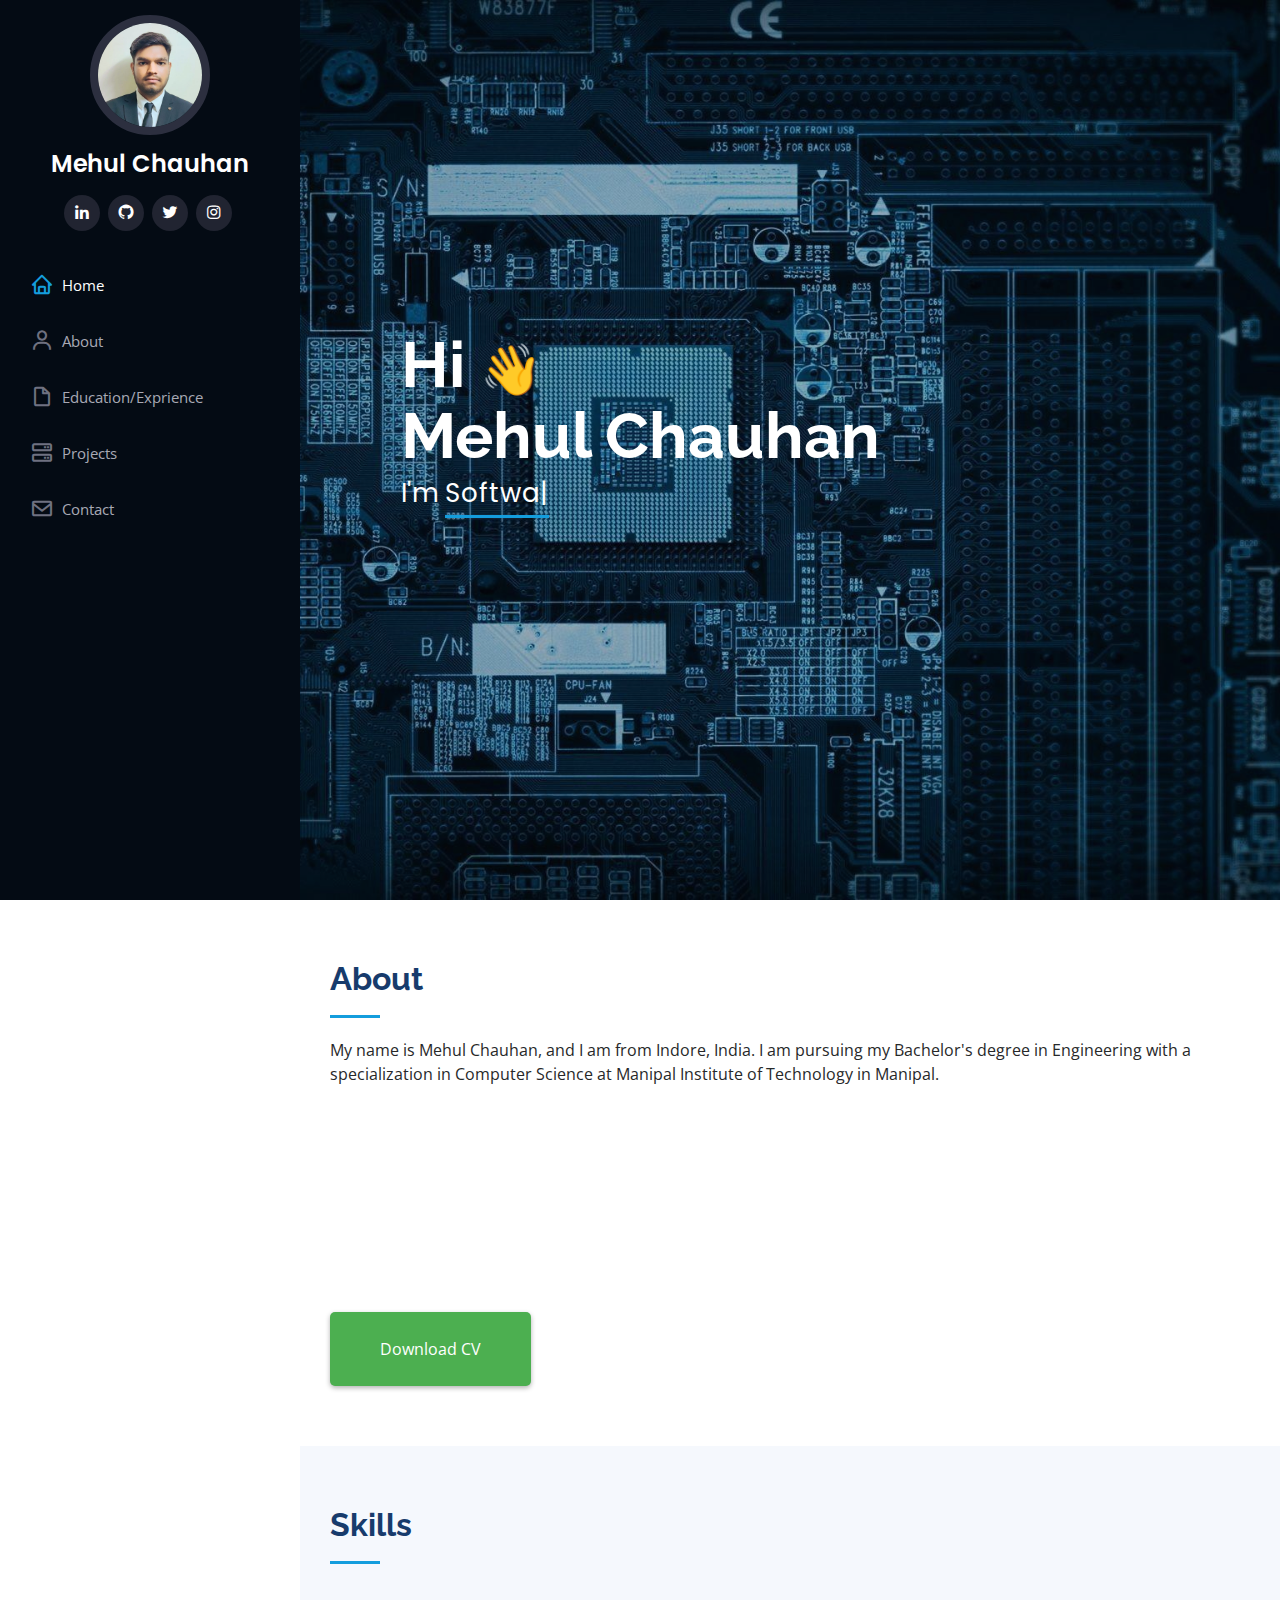
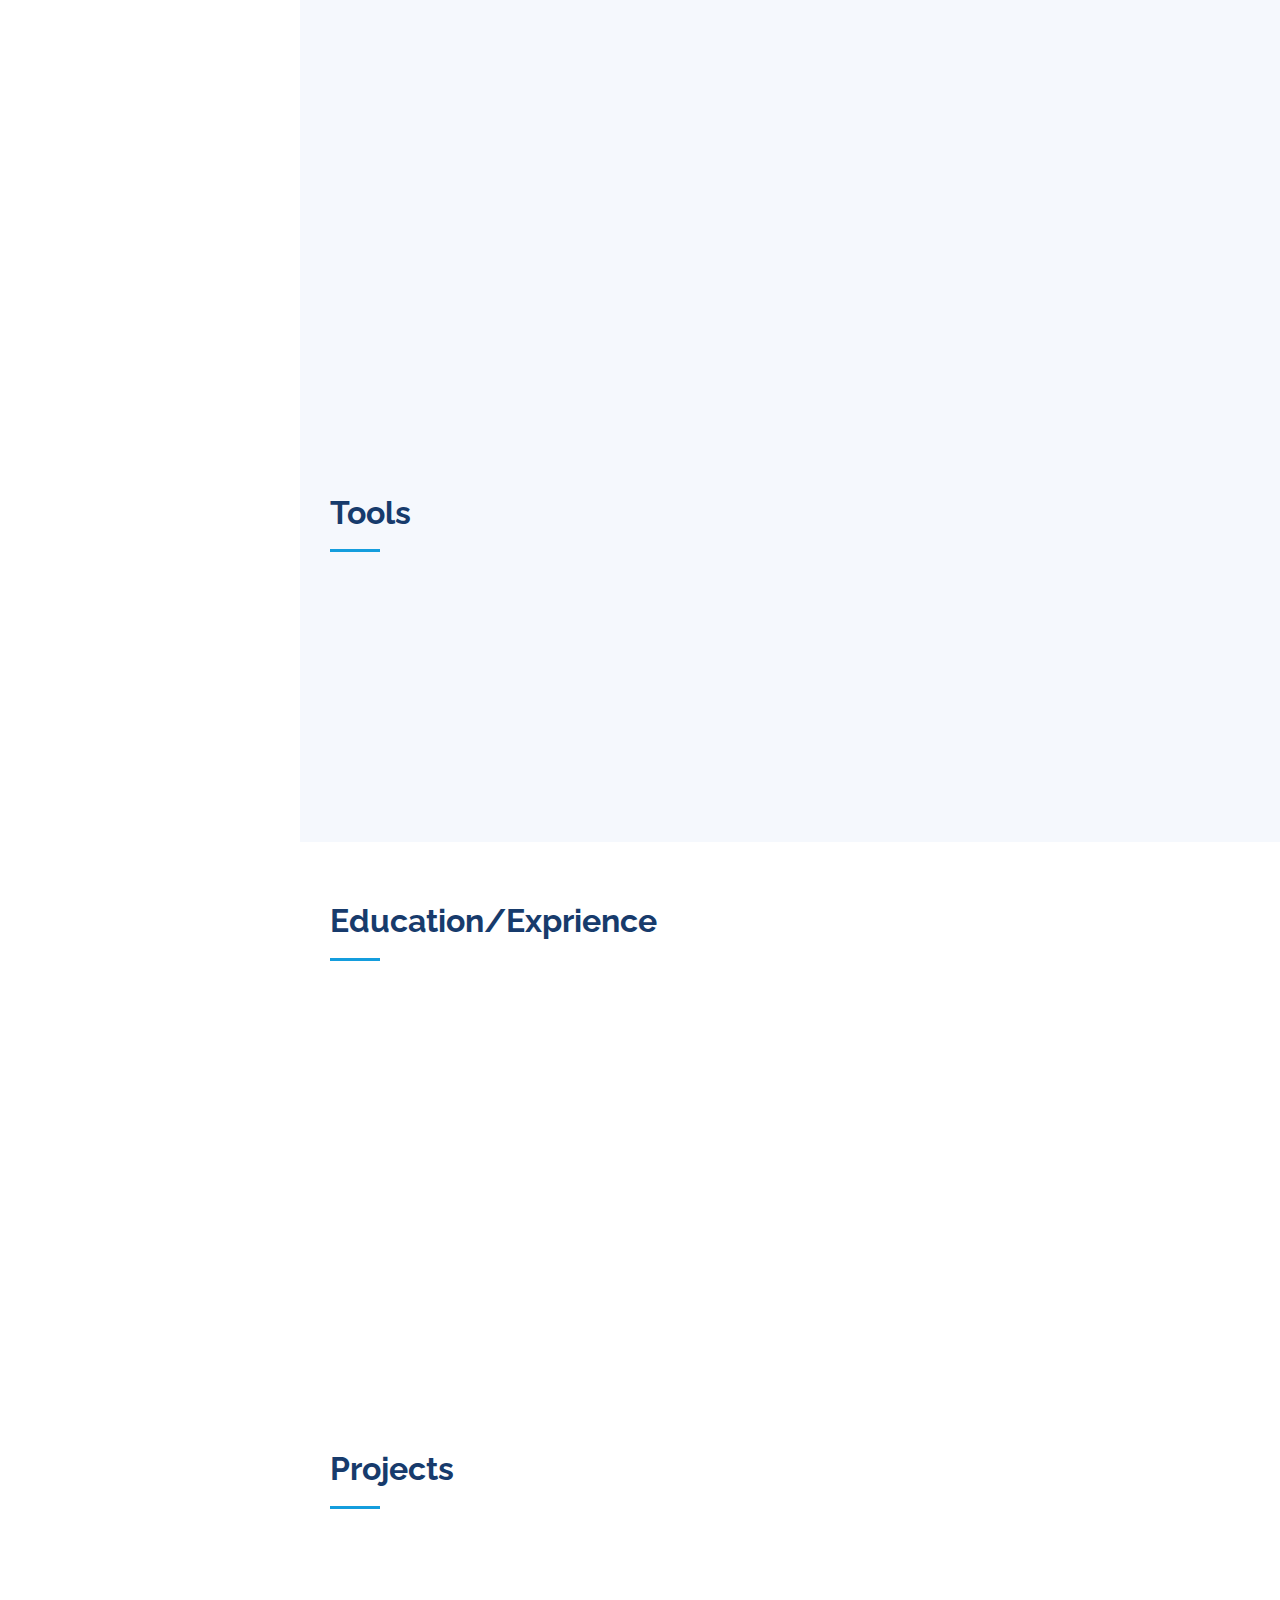
<file: index.html>
<!DOCTYPE html>
<html lang="en">

<head>
  <meta charset="utf-8">
  <meta content="width=device-width, initial-scale=1.0" name="viewport">

  <title>Portfolio Website</title>
  <meta content="" name="description">
  <meta content="" name="keywords">

  <!-- Favicons -->
  <link href="assets/img/favicon.png" rel="icon">
  <link href="assets/img/apple-touch-icon.png" rel="apple-touch-icon">

  
  <!-- Google Fonts -->
  <link href="https://fonts.googleapis.com/css?family=Open+Sans:300,300i,400,400i,600,600i,700,700i|Raleway:300,300i,400,400i,500,500i,600,600i,700,700i|Poppins:300,300i,400,400i,500,500i,600,600i,700,700i" rel="stylesheet">

  <!-- Vendor CSS Files -->
  <link href="assets/vendor/aos/aos.css" rel="stylesheet">
  <link href="assets/vendor/bootstrap/css/bootstrap.min.css" rel="stylesheet">
  <link href="assets/vendor/bootstrap-icons/bootstrap-icons.css" rel="stylesheet">
  <link href="assets/vendor/boxicons/css/boxicons.min.css" rel="stylesheet">
  <link href="assets/vendor/glightbox/css/glightbox.min.css" rel="stylesheet">
  <link href="assets/vendor/swiper/swiper-bundle.min.css" rel="stylesheet">

  <!-- Template Main CSS File -->
  <link href="assets/css/style.css" rel="stylesheet">


  <!-- icons  ========================== -->
  <link rel="stylesheet" href="https://cdnjs.cloudflare.com/ajax/libs/font-awesome/6.4.0/css/all.min.css" integrity="sha512-iecdLmaskl7CVkqkXNQ/ZH/XLlvWZOJyj7Yy7tcenmpD1ypASozpmT/E0iPtmFIB46ZmdtAc9eNBvH0H/ZpiBw==" crossorigin="anonymous" referrerpolicy="no-referrer" />


</head>

<body>

  <!-- ======= Mobile nav toggle button ======= -->
  <i class="bi bi-list mobile-nav-toggle d-xl-none"></i>

  <!-- ======= Header ======= -->
  <header id="header">
    <div class="d-flex flex-column">

      <div class="profile">

        <!-- left navigation bae profile photo -->
        <img src="assets/img/profile/photo.jpg" alt="" class="img-fluid rounded-circle">
        <h1 class="text-light"><a href="index.html">Mehul Chauhan</a></h1>
        <div class="social-links mt-3 text-center">
          <a href="https://www.linkedin.com/in/mehul-chauhan-6275881ba" class="linkedin"><i class="bx bxl-linkedin"></i></a>
          <a href="https://github.com/mehulchauhan17" class="github"><i class="bx bxl-github"></i></a>
          <a href="https://twitter.com/Mehul_1707" class="twitter"><i class="bx bxl-twitter"></i></a>
          <a href="https://instagram.com/mehulchauhan1704?igshid=MzNlNGNkZWQ4Mg==" class="instagram"><i class="bx bxl-instagram"></i></a>
          
          <!-- <a href="#" class="google-plus"><i class="bx bxl-skype"></i></a> -->
          
        </div>
      </div>

      <nav id="navbar" class="nav-menu navbar">
        <ul>
          <li><a href="#hero" class="nav-link scrollto active"><i class="bx bx-home"></i> <span>Home</span></a></li>
          <li><a href="#about" class="nav-link scrollto"><i class="bx bx-user"></i> <span>About</span></a></li>
          <li><a href="#resume" class="nav-link scrollto"><i class="bx bx-file-blank"></i> <span>Education/Exprience</span></a></li>
          
          <li><a href="#services" class="nav-link scrollto"><i class="bx bx-server"></i> <span>Projects</span></a></li>
          <li><a href="#contact" class="nav-link scrollto"><i class="bx bx-envelope"></i> <span>Contact</span></a></li>
        </ul>
      </nav><!-- .nav-menu -->
    </div>
  </header><!-- End Header -->

  <!-- ======= Hero Section ======= -->
  <section id="hero" class="d-flex flex-column justify-content-center align-items-center">
    <div class="hero-container" data-aos="fade-in">
      <div>
        <h1>Hi <span class="wave">👋</span></h1>
      </div>
      <h1>Mehul Chauhan</h1>
      <p>I'm <span class="typed" data-typed-items="Software Developer"></span></p>
    </div>
  </section><!-- End Hero -->

  <main id="main">

    <!-- ======= About Section ======= -->
    <section id="about" class="about">
      <div class="container">

        <div class="section-title">
          
          <h2>About</h2>
          
          <p>My name is Mehul Chauhan, and I am from Indore, India.
             I am pursuing my Bachelor's degree in Engineering with 
             a specialization in Computer Science at Manipal Institute of Technology in Manipal.</p>
        </div>
          <div class="col-lg-8 pt-4 pt-lg-0 content" data-aos="fade-left">
            <h3>Software Developer.</h3>
            
            <div class="row">
              <div class="col-lg-6">
                <ul>
                  <li><i class="bi bi-chevron-right"></i> <strong>Birthday:</strong> <span>17 April 2003</span></li>
                  <li><i class="bi bi-chevron-right"></i> <strong>City:</strong> <span>Indore, MP</span></li>
                  <li><i class="bi bi-chevron-right"></i> <strong>Language:</strong> <span>English, Hindi</span></li>
                </ul>
              </div>
              <div class="col-lg-6">
                <ul>
                  <li><i class="bi bi-chevron-right"></i> <strong>Age:</strong> <span>20</span></li>
                  <li><i class="bi bi-chevron-right"></i> <strong>Degree:</strong> <span>BTech (Computer Science)</span></li>               
                </ul>
              </div>
            </div>
            
          </div>
          
        <div>
          <br>
          <a class="download-link" href="https://drive.google.com/file/d/1jVekHZpOJd57nPjHorUYhb8sw28kaJgr/view?usp=drive_link" download></a>
          <button class="download-btn" onclick="downloadCV()" ali>Download CV</button>

        </div>
      </div>
    </section><!-- End About Section -->

   

    <!-- ======= Skills Section ======= -->
    <section id="skills" class="skills section-bg">
      <div class="container">

        <div class="section-title">
          <h2>Skills</h2>
        </div>

        <div class="row skills-content">

          <div class="col-lg-6" data-aos="fade-up">

            <div class="progress">
              
                
                
              <span class="skill"><img src="assets/img/skillsIcon/java.png" class="image-with-space" width="40" height="40">JAVA <i class="val">
                
      
              </i></span>
              
              
            </div>

            <div class="progress">
              <span class="skill"><img src="assets/img/skillsIcon/springboot.png" class="image-with-space" width="40" height="40"> Spring Boot <i class="val">
                
                
              </i></span>
              
            </div>

            <div class="progress">
              <span class="skill"><img src="assets/img/skillsIcon/c.png" class="image-with-space" width="40" height="40">C <i class="val">
                
                
              </i></span>
              
            </div>
            <div class="progress">
              <span class="skill"><img src="assets/img/skillsIcon/cpp.png" class="image-with-space" width="40" height="40">C++<i class="val">
                
                
              </i></span>
              
            </div>
            <div class="progress">
              <span class="skill"><img src="assets/img/skillsIcon/html.png" class="image-with-space" width="40" height="40"> HTML <i class="val">
                
                
              </i></span>
              
            </div>
            <div class="progress">
              <span class="skill"><img src="assets/img/skillsIcon/api.png" class="image-with-space" width="40" height="40"> Rest API <i class="val">
                
                
              </i></span>
             
            </div>

          </div>

          <div class="col-lg-6" data-aos="fade-up" data-aos-delay="100">

            <div class="progress">
              <span class="skill"><img src="assets/img/skillsIcon/python.png" class="image-with-space" width="40" height="40">Python <i class="val">
                
                
              </i></span>
              
            </div>

            <div class="progress">
              <span class="skill"><img src="assets/img/skillsIcon/mysql.png" class="image-with-space" width="40" height="40">SQL<i class="val">
                
                
              </i></span>
              
            </div>
            <div class="progress">
              <span class="skill"><img src="assets/img/skillsIcon/Postgresql.png " class="image-with-space" width="40" height="40"> Postgresql<i class="val">
                
                
              </i></span>
              
            </div>
            
            <div class="progress">
              <span class="skill"><img src="assets/img/skillsIcon/css.png" class="image-with-space" width="40" height="40"> CSS <i class="val">
                
                
              </i></span>
              
            </div>
            <div class="progress">
              <span class="skill"><img src="assets/img/skillsIcon/cuda.png" class="image-with-space" width="40" height="40"> CUDA <i class="val">
            
              </i></span>
              
            </div>
            <div class="progress">
              <span class="skill"><img src="assets/img/skillsIcon/mpi.png" class="image-with-space" width="40" height="40"> MPI <i class="val">
                

              </i></span>
              
            </div>




          </div>

        </div>

      </div>
    </section><!-- End Skills Section -->

    <!-- ======= Tools Section ======= -->
    <section id="skills" class="skills section-bg">
      <div class="container">

        <div class="section-title">
          <h2>Tools</h2>
        </div>

        <div class="row skills-content">

          <div class="col-lg-6" data-aos="fade-up">

            <div class="progress">
              <span class="skill"><img src="assets/img/skillsIcon/vscode.png" class="image-with-space" width="40" height="40">VS Code <i class="val">
                <!-- 100% -->
              </i></span>
              
            </div>

            <div class="progress">
              <span class="skill"><img src="assets/img/skillsIcon/intellij.png" class="image-with-space" width="40" height="40">Intellij<i class="val">
               
              </i></span>
              
            </div>

            <div class="progress">
              <span class="skill"><img src="assets/img/skillsIcon/github.png" class="image-with-space" width="40" height="40">Git & Github<i class="val">
                
              </i></span>
              
            </div>

          </div>

          <div class="col-lg-6" data-aos="fade-up" data-aos-delay="100">

            <div class="progress">
              <span class="skill"><img src="assets/img/skillsIcon/postman.png" class="image-with-space" width="40" height="40">Postman<i class="val">
              
              </i></span>
              
            </div>

            
          </div>

        </div>

      </div>
    </section><!-- End Tools Section -->

    <!-- ======= Education Section ======= -->
    <section id="resume" class="resume">
      <div class="container">

        <div class="section-title">
          <h2>Education/Exprience</h2>
        </div>
        

        <div class="row">
          <div class="col-lg-6" data-aos="fade-up">
            
          
            <h3 class="resume-title">Education</h3>
            <div class="resume-item">
              <h4>Bachelor of Technology (Computer Science)</h4>
              <h5>2020 - 2024</h5>
              <p><em>Manipal Institute of Technology, Manipal</em></p>
              </div>
            <div class="resume-item">
              <h4>High School</h4>
              <h5>2018 - 2020</h5>
              <p><em>Delhi Public School, Indore</em></p>
            </div>
          </div>
          <div class="col-lg-6" data-aos="fade-up" data-aos-delay="100">
            <h3 class="resume-title">Professional Experience</h3>
            <div class="resume-item">
              <h4>Software Developer Intern</h4>
              <h5>Jun 2023 - Jul 2023 (2 Months)</h5>
              <p><em>Techvalens, Indore (M.P.)</em></p>

              
            </div>
            <div class="resume-item">
              <h4>Software Developer Intern</h4>
              <h5>22nd Jan 2024 - Present </h5>
              <p><em>Visteon Corporation, Pune (M.H.)</em></p>
            </div>
            
          </div>
        </div>

      </div>
    </section><!-- End Education Section -->

    

    <!-- ======= Services Section ======= -->
    <section id="services" class="services">
      <div class="container">

        <div class="section-title">
          <h2>Projects</h2>
        </div>

        <div class="row">
          <div class="col-lg-4 col-md-6 icon-box" data-aos="fade-up">
            <div class="icon"><i class="bi bi-shop"></i></div>
            <h4 class="title"><a href="">E-commerce website using Spring Boot</a></h4>
            <p class="description">Completed Internship as a Backend Developer at Techvalens Pvt Ltd. Focused on developing an E-
              commerce website and contributed in creating APIs for the site using Spring Boot, as well as integrating a
              third-party payment gateway (Razorpay).</p>
          </div>
          <div class="col-lg-4 col-md-6 icon-box" data-aos="fade-up">
            <div class="icon"><i class="bi bi-briefcase"></i></div>
            <h4 class="title"><a href="">Student Management System with Django</a></h4>
            <p class="description">This project has been developed using Django, a Python web framework. This web-based application streamlines 
              student-related tasks within educational institutions. It allows administrators, teachers, and students to manage enrollment, attendance,
               grading, and communication efficiently.</p>
          </div>
          <div class="col-lg-4 col-md-6 icon-box" data-aos="fade-up" data-aos-delay="100">
            <div class="icon"><i class="bi bi-card-checklist"></i></div>
            <h4 class="title"><a href="">To-Do List Priority Scheduler</a></h4>
            <p class="description">The To-Do List Priority Scheduler is an efficient and organized tool designed to help individuals manage their 
              tasks and responsibilities effectively. The primary objective of this scheduler is to prioritize tasks based on their importance and
               urgency, allowing users to focus on what matters most and maximize their productivity.</p>
          </div>
          <div class="col-lg-4 col-md-6 icon-box" data-aos="fade-up" data-aos-delay="200">
            <div class="icon"><i class="bi bi-bar-chart"></i></div>
            <h4 class="title"><a href="">Validation of IP Address</a></h4>
            <p class="description">The project ensures that the provided IP address is in a valid format and adheres to the rules of IPv4 addressing.
               It checks for correct formatting and verifies that each octet falls within the range of 0 to 255.Given an IP address with a subnet mask 
               (e.g., 192.168.0.0/24), the project calculates and identifies the first address and last address in the address block. Also understanding
                the properties of an IP address, such as the first address, last address, and the number of addresses in the block</p>
          </div>
          <div class="col-lg-4 col-md-6 icon-box" data-aos="fade-up" data-aos-delay="300">
            <div class="icon"><i class="bi bi-binoculars"></i></div>
            <h4 class="title"><a href="">Image Rotation</a></h4>
            <p class="description">This project aims to develop a fast image rotation algorithm using CUDA GPUs. By leveraging parallel processing, 
              it will efficiently rotate images while maintaining quality and accuracy.</p>
          </div>
          <div class="col-lg-4 col-md-6 icon-box" data-aos="fade-up" data-aos-delay="400">
            <div class="icon"><i class="bi bi-brightness-high"></i></div>
            <h4 class="title"><a href="">Face Detection</a></h4>
            <p class="description">By capturing and analyzing facial features, it provides a reliable method for identifying individuals based on 
              distinct facial characteristics. This can be applied in various domains, including security systems, access control, identity verification,
               and personalized user experiences.</p>
          </div>
        </div>

      </div>
    </section><!-- End Services Section -->

    
    
    <!-- ======= Contact Section ======= -->
    <section id="contact" class="contact">
      <div class="container">

        <div class="section-title">
          <h2>Contact</h2>
          
        </div>

        <div class="row" data-aos="fade-in">

          <div class="col-lg-5 d-flex align-items-stretch">
            <div class="info">
              <div class="address">
                <i class="bi bi-geo-alt"></i>
                <h4>Location:</h4>
                <p>Vishal Nagar Pune, Maharashtra</p>
              </div>

              <div class="email">
                <i class="bi bi-envelope"></i>
                <h4>Email:</h4>
                <p>mehulchauhan1704@gmail.com</p>
              </div>

              <div class="phone">
                <i class="bi bi-phone"></i>
                <h4>Call:</h4>
                <p>+91 9111686878</p>
              </div>
              
              <iframe src="https://www.google.com/maps/embed?pb=!1m18!1m12!1m3!1d3781.7111845888658!2d73.7799015!3d18.587055199999998!2m3!1f0!2f0!3f0!3m2!1i1024!2i768!4f13.1!3m3!1m2!1s0x3bc2b93c6391967f%3A0x5d45a8fae55a5157!2sAshoka%20Heritage%20Apartment!5e0!3m2!1sen!2sin!4v1706020447957!5m2!1sen!2sin" frameborder="0" style="border:0; width: 100%; height: 290px;" allowfullscreen></iframe>
            </div>

          </div>

          <div class="col-lg-7 mt-5 mt-lg-0 d-flex align-items-stretch">
            
            <div class="container">
              <div>
                
                <form action="https://formsubmit.co/ebb210590d40909492a6cf6d84bc3158" method="post">
                  <label for="name">Your Name:</label>
                  <input type="text" id="name" name="name" required>
                  <br>
              
                  <label for="email">Email Address:</label>
                  <input type="email" id="email" name="email" required>
                  <br>
              
                  <label for="subject">Subject:</label>
                  <input type="text" id="subject" name="subject" required>
                  <br>
              
                  <label for="message">Message:</label>
                  <textarea id="message" name="message" rows="6" required></textarea>
                  <br>
              
                  <input type="submit" value="Submit">
                </form>
              </div>  
            </div>
          </div>

        </div>
        
      </div>
      
    </section><!-- End Contact Section -->

    

  </main><!-- End #main -->

 

  <a href="#" class="back-to-top d-flex align-items-center justify-content-center"><i class="bi bi-arrow-up-short"></i></a>

  <!-- Vendor JS Files -->
  <script src="assets/vendor/purecounter/purecounter_vanilla.js"></script>
  <script src="assets/vendor/aos/aos.js"></script>
  <script src="assets/vendor/bootstrap/js/bootstrap.bundle.min.js"></script>
  <script src="assets/vendor/glightbox/js/glightbox.min.js"></script>
  <script src="assets/vendor/isotope-layout/isotope.pkgd.min.js"></script>
  <script src="assets/vendor/swiper/swiper-bundle.min.js"></script>
  <script src="assets/vendor/typed.js/typed.umd.js"></script>
  <script src="assets/vendor/waypoints/noframework.waypoints.js"></script>
  <script src="assets/vendor/php-email-form/validate.js"></script>

  <!-- Template Main JS File -->
  <script src="assets/js/main.js"></script>

</body>

</html>
</file>
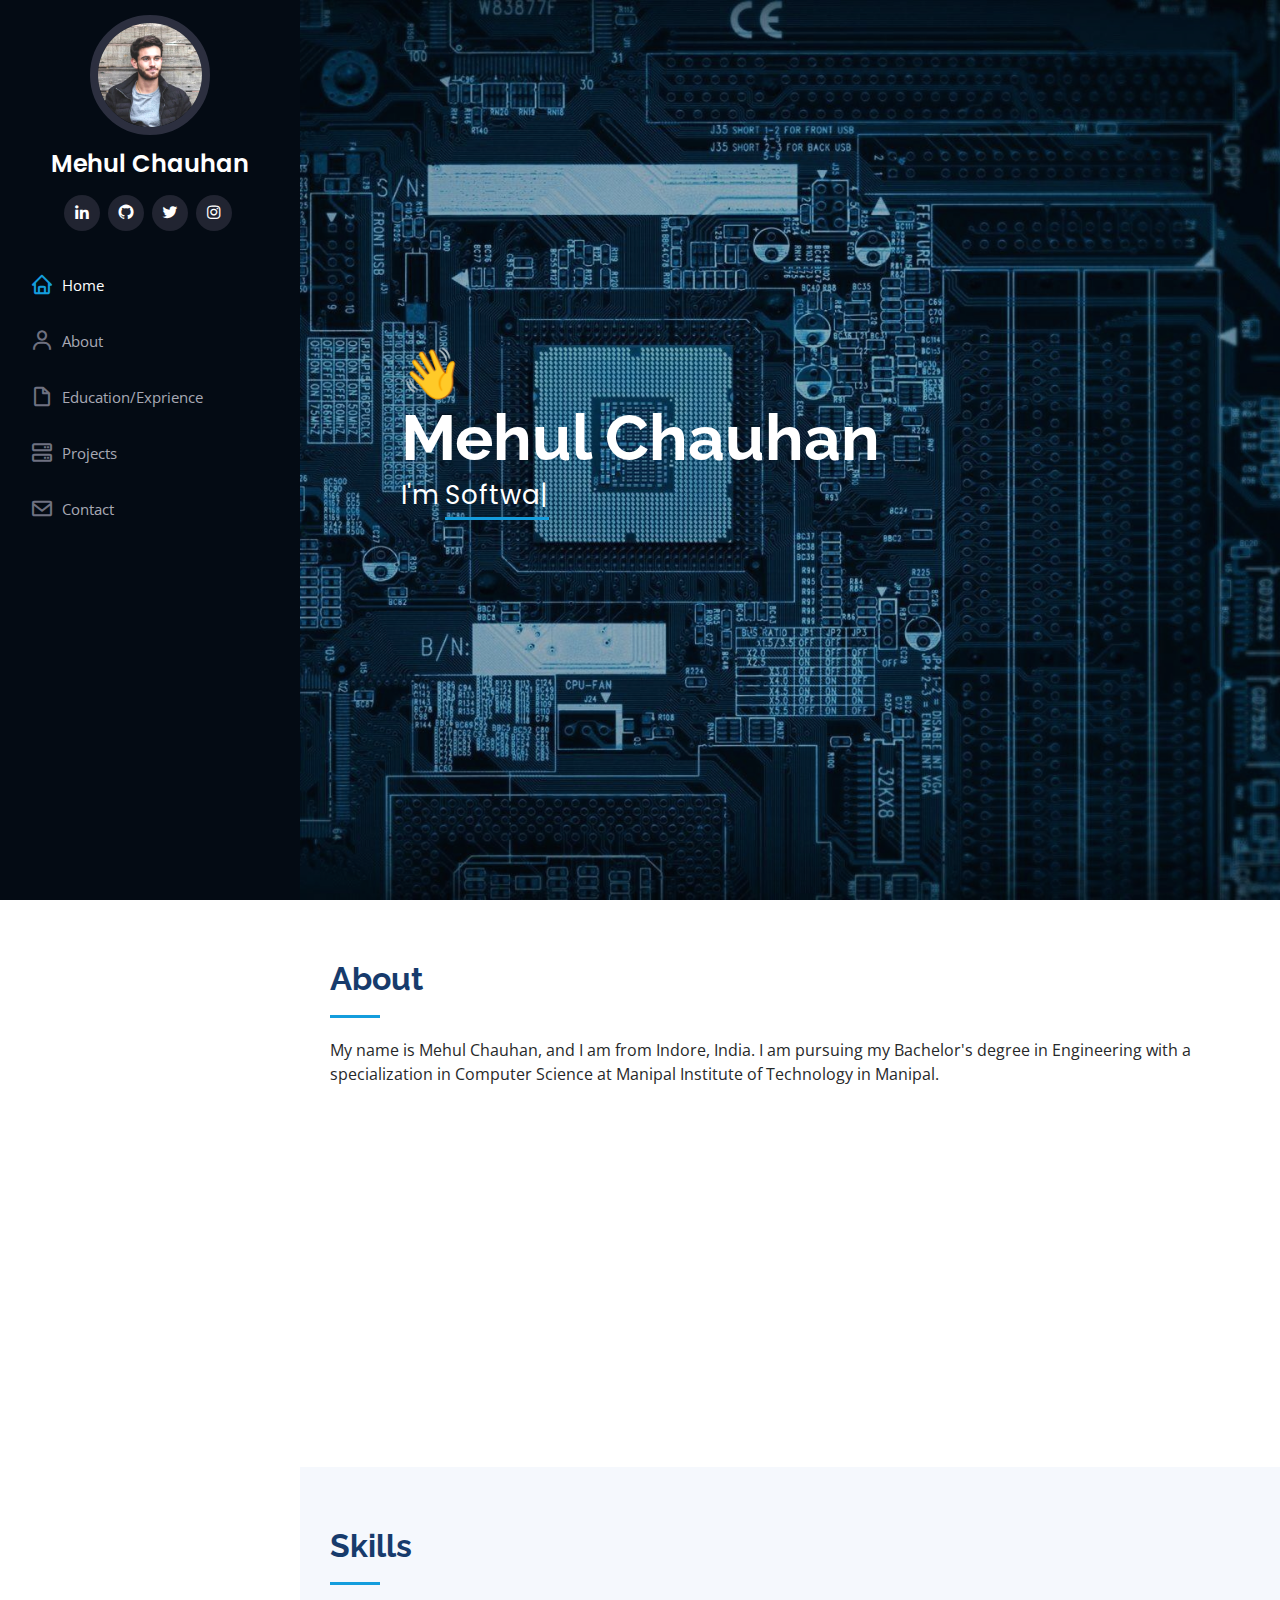
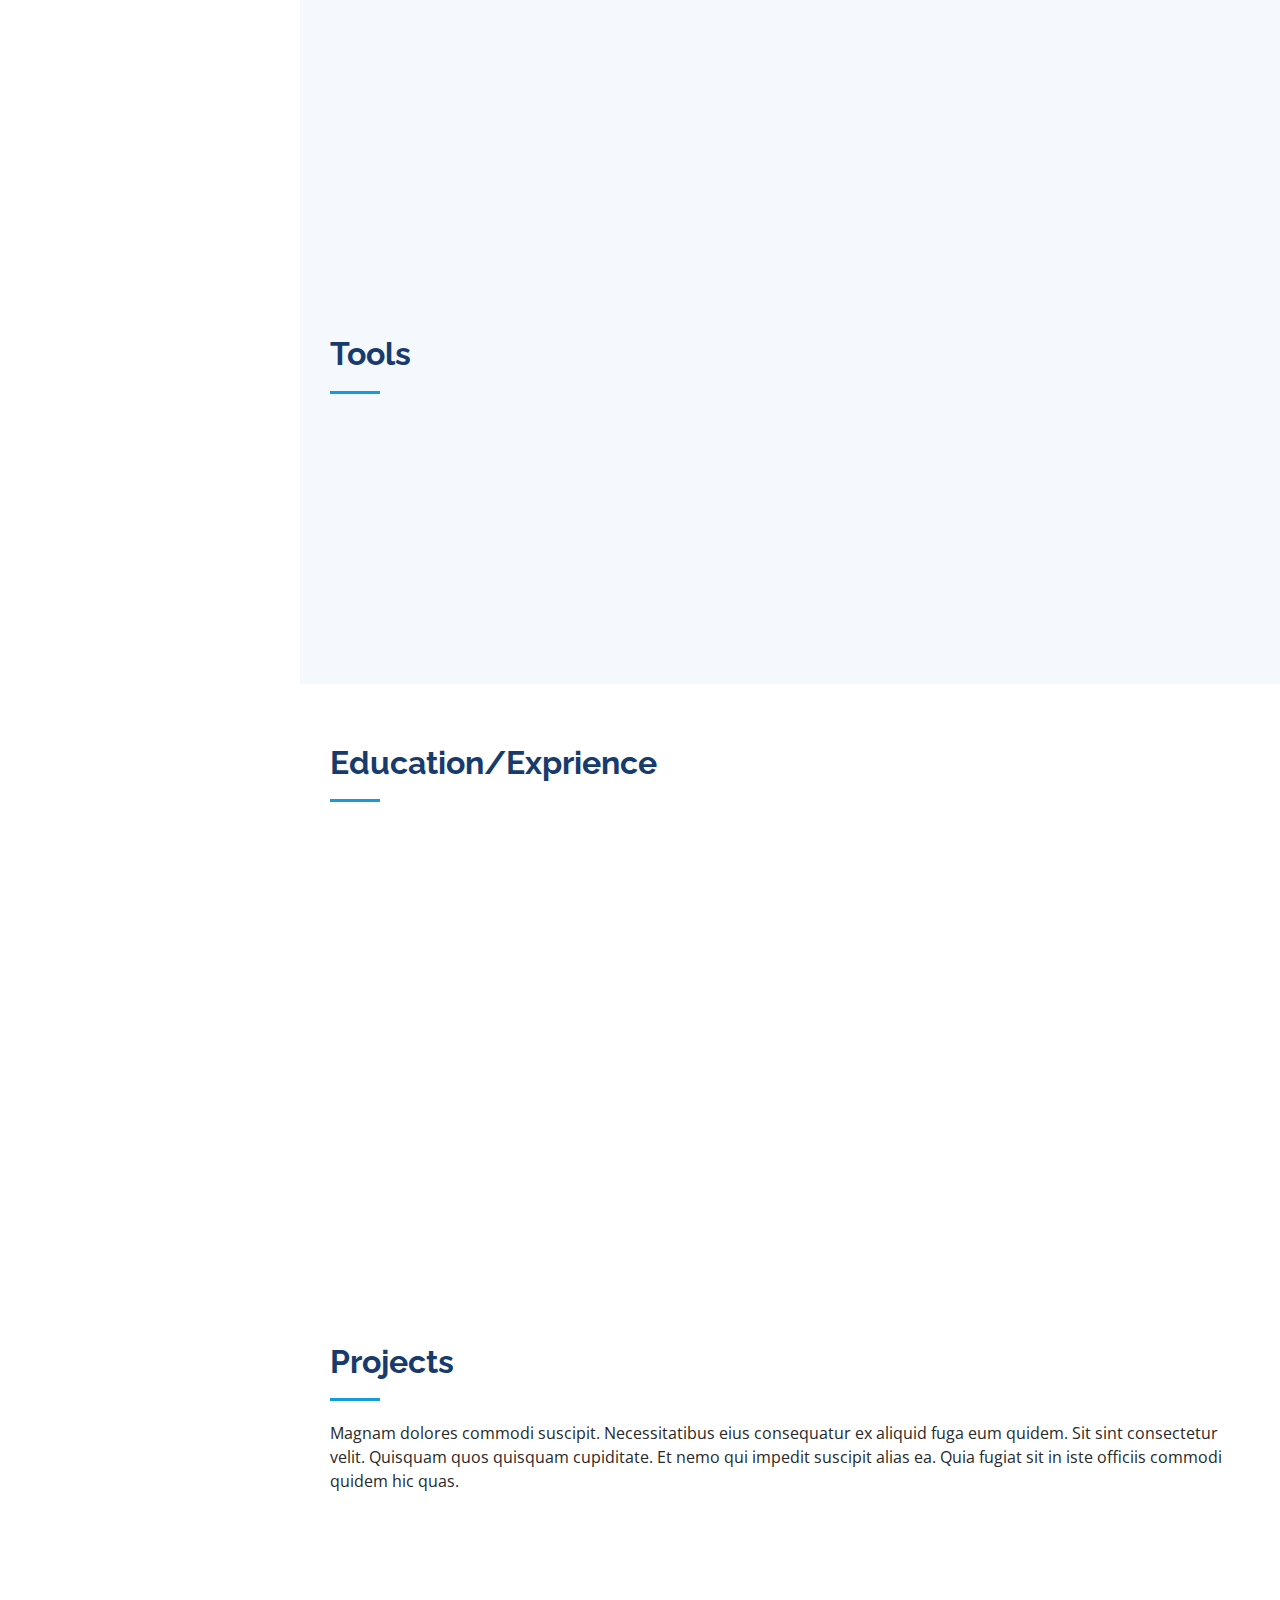
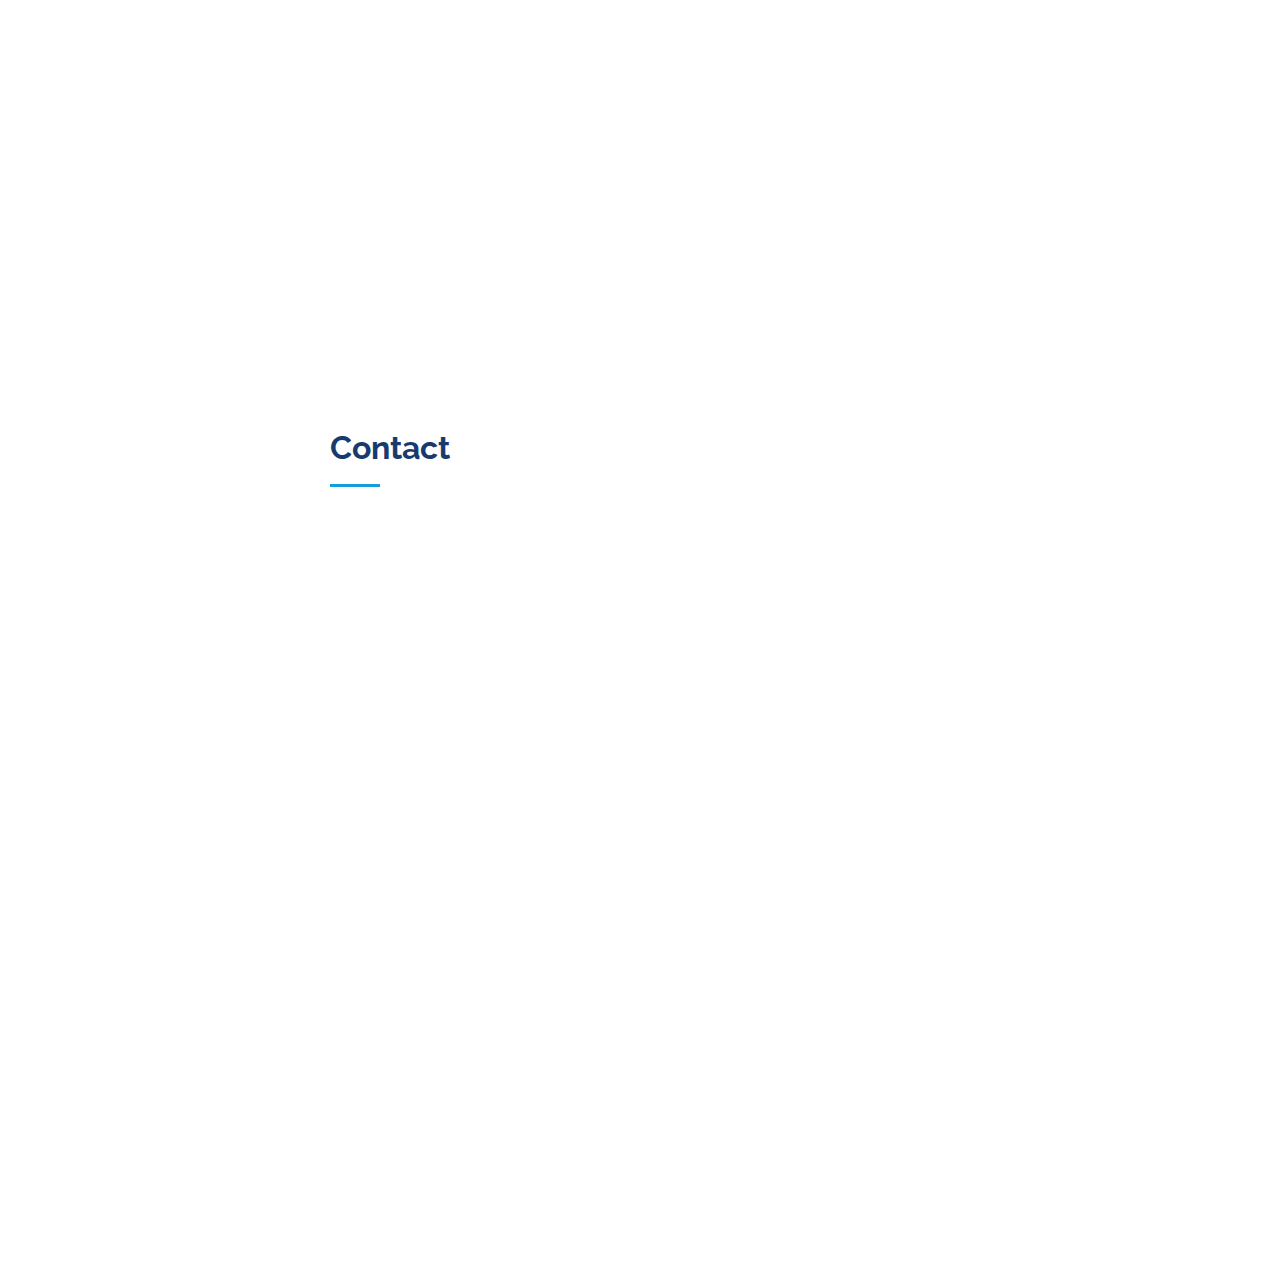
<file: iPortfolio/index.html>
<!DOCTYPE html>
<html lang="en">

<head>
  <meta charset="utf-8">
  <meta content="width=device-width, initial-scale=1.0" name="viewport">

  <title>iPortfolio Bootstrap Template - Index</title>
  <meta content="" name="description">
  <meta content="" name="keywords">

  <!-- Favicons -->
  <link href="assets/img/favicon.png" rel="icon">
  <link href="assets/img/apple-touch-icon.png" rel="apple-touch-icon">

  <!-- Google Fonts -->
  <link href="https://fonts.googleapis.com/css?family=Open+Sans:300,300i,400,400i,600,600i,700,700i|Raleway:300,300i,400,400i,500,500i,600,600i,700,700i|Poppins:300,300i,400,400i,500,500i,600,600i,700,700i" rel="stylesheet">

  <!-- Vendor CSS Files -->
  <link href="assets/vendor/aos/aos.css" rel="stylesheet">
  <link href="assets/vendor/bootstrap/css/bootstrap.min.css" rel="stylesheet">
  <link href="assets/vendor/bootstrap-icons/bootstrap-icons.css" rel="stylesheet">
  <link href="assets/vendor/boxicons/css/boxicons.min.css" rel="stylesheet">
  <link href="assets/vendor/glightbox/css/glightbox.min.css" rel="stylesheet">
  <link href="assets/vendor/swiper/swiper-bundle.min.css" rel="stylesheet">

  <!-- Template Main CSS File -->
  <link href="assets/css/style.css" rel="stylesheet">

  <!-- =======================================================
  * Template Name: iPortfolio
  * Updated: May 30 2023 with Bootstrap v5.3.0
  * Template URL: https://bootstrapmade.com/iportfolio-bootstrap-portfolio-websites-template/
  * Author: BootstrapMade.com
  * License: https://bootstrapmade.com/license/
  ======================================================== -->
</head>

<body>

  <!-- ======= Mobile nav toggle button ======= -->
  <i class="bi bi-list mobile-nav-toggle d-xl-none"></i>

  <!-- ======= Header ======= -->
  <header id="header">
    <div class="d-flex flex-column">

      <div class="profile">
        <img src="assets/img/profile-img.jpg" alt="" class="img-fluid rounded-circle">
        <h1 class="text-light"><a href="index.html">Mehul Chauhan</a></h1>
        <div class="social-links mt-3 text-center">
          <a href="https://www.linkedin.com/in/mehul-chauhan-6275881ba" class="linkedin"><i class="bx bxl-linkedin"></i></a>
          <a href="https://github.com/mehulchauhan17" class="github"><i class="bx bxl-github"></i></a>
          <a href="https://twitter.com/Mehul_1707" class="twitter"><i class="bx bxl-twitter"></i></a>
          <a href="https://instagram.com/mehulchauhan1704?igshid=MzNlNGNkZWQ4Mg==" class="instagram"><i class="bx bxl-instagram"></i></a>
          
          <!-- <a href="#" class="google-plus"><i class="bx bxl-skype"></i></a> -->
          
        </div>
      </div>

      <nav id="navbar" class="nav-menu navbar">
        <ul>
          <li><a href="#hero" class="nav-link scrollto active"><i class="bx bx-home"></i> <span>Home</span></a></li>
          <li><a href="#about" class="nav-link scrollto"><i class="bx bx-user"></i> <span>About</span></a></li>
          <li><a href="#resume" class="nav-link scrollto"><i class="bx bx-file-blank"></i> <span>Education/Exprience</span></a></li>
          <!-- <li><a href="#portfolio" class="nav-link scrollto"><i class="bx bx-book-content"></i> <span>Portfolio</span></a></li> -->
          <li><a href="#services" class="nav-link scrollto"><i class="bx bx-server"></i> <span>Projects</span></a></li>
          <li><a href="#contact" class="nav-link scrollto"><i class="bx bx-envelope"></i> <span>Contact</span></a></li>
        </ul>
      </nav><!-- .nav-menu -->
    </div>
  </header><!-- End Header -->

  <!-- ======= Hero Section ======= -->
  <section id="hero" class="d-flex flex-column justify-content-center align-items-center">
    <div class="hero-container" data-aos="fade-in">
      <span class="wave">👋</span>
      <h1>Mehul Chauhan</h1>
      <p>I'm <span class="typed" data-typed-items="Software Developer"></span></p>
    </div>
  </section><!-- End Hero -->

  <main id="main">

    <!-- ======= About Section ======= -->
    <section id="about" class="about">
      <div class="container">

        <div class="section-title">
          
          <h2>About</h2>
          
          <p>My name is Mehul Chauhan, and I am from Indore, India. I am pursuing my Bachelor's degree in Engineering with a specialization in Computer Science at Manipal Institute of Technology in Manipal.</p>
        </div>

        <div class="row">
          <div class="col-lg-4" data-aos="fade-right">
            <img src="assets/img/profile-img.jpg" class="img-fluid" alt="">
          </div>
          <div class="col-lg-8 pt-4 pt-lg-0 content" data-aos="fade-left">
            <h3>Software Developer.</h3>
            
            <div class="row">
              <div class="col-lg-6">
                <ul>
                  <li><i class="bi bi-chevron-right"></i> <strong>Birthday:</strong> <span>17 April 2003</span></li>
                  <li><i class="bi bi-chevron-right"></i> <strong>Website:</strong> <span>www.example.com</span></li>
                  <li><i class="bi bi-chevron-right"></i> <strong>Phone:</strong> <span>+91 9111686878</span></li>
                  <li><i class="bi bi-chevron-right"></i> <strong>City:</strong> <span>Indore, MP</span></li>
                </ul>
              </div>
              <div class="col-lg-6">
                <ul>
                  <li><i class="bi bi-chevron-right"></i> <strong>Age:</strong> <span>20</span></li>
                  <li><i class="bi bi-chevron-right"></i> <strong>Degree:</strong> <span>BTech(Computer Science)</span></li>
                  <!-- <li><i class="bi bi-chevron-right"></i> <strong>PhEmailone:</strong> <span>mehulchauhan1704@gmail.com</span></li> -->
                  <!-- <li><i class="bi bi-chevron-right"></i> <strong>Freelance:</strong> <span>Available</span></li> -->
                </ul>
              </div>
            </div>
            
          </div>
        </div>

      </div>
    </section><!-- End About Section -->

   

    <!-- ======= Skills Section ======= -->
    <section id="skills" class="skills section-bg">
      <div class="container">

        <div class="section-title">
          <h2>Skills</h2>
        </div>

        <div class="row skills-content">

          <div class="col-lg-6" data-aos="fade-up">

            <div class="progress">
              <span class="skill">JAVA <i class="val">
                <!-- 100% -->
              </i></span>
              <!-- <div class="progress-bar-wrap">
                <div class="progress-bar" role="progressbar" aria-valuenow="100" aria-valuemin="0" aria-valuemax="100"></div>
              </div> -->
            </div>

            <div class="progress">
              <span class="skill">Spring Boot <i class="val">
                <!-- 90% -->
              </i></span>
              <!-- <div class="progress-bar-wrap">
                <div class="progress-bar" role="progressbar" aria-valuenow="90" aria-valuemin="0" aria-valuemax="100"></div>
              </div> -->
            </div>

            <div class="progress">
              <span class="skill">C/C++ <i class="val">
                <!-- 75% -->
              </i></span>
              <!-- <div class="progress-bar-wrap">
                <div class="progress-bar" role="progressbar" aria-valuenow="75" aria-valuemin="0" aria-valuemax="100"></div>
              </div> -->
            </div>

          </div>

          <div class="col-lg-6" data-aos="fade-up" data-aos-delay="100">

            <div class="progress">
              <span class="skill">Python <i class="val">
                <!-- 80% -->
              </i></span>
              <!-- <div class="progress-bar-wrap">
                <div class="progress-bar" role="progressbar" aria-valuenow="80" aria-valuemin="0" aria-valuemax="100"></div>
              </div> -->
            </div>

            <div class="progress">
              <span class="skill">SQL<i class="val">
                <!-- 90% -->
              </i></span>
              <!-- <div class="progress-bar-wrap">
                <div class="progress-bar" role="progressbar" aria-valuenow="90" aria-valuemin="0" aria-valuemax="100"></div>
              </div> -->
            </div>

            <!-- <div class="progress">
              <span class="skill">VS Code <i class="val">
                55% 
              </i></span>
              <div class="progress-bar-wrap">
                <div class="progress-bar" role="progressbar" aria-valuenow="55" aria-valuemin="0" aria-valuemax="100"></div>
              </div>
            </div> -->

          </div>

        </div>

      </div>
    </section><!-- End Skills Section -->

    <!-- ======= Tools Section ======= -->
    <section id="skills" class="skills section-bg">
      <div class="container">

        <div class="section-title">
          <h2>Tools</h2>
        </div>

        <div class="row skills-content">

          <div class="col-lg-6" data-aos="fade-up">

            <div class="progress">
              <span class="skill">VS Code <i class="val">
                <!-- 100% -->
              </i></span>
              <!-- <div class="progress-bar-wrap">
                <div class="progress-bar" role="progressbar" aria-valuenow="100" aria-valuemin="0" aria-valuemax="100"></div>
              </div> -->
            </div>

            <div class="progress">
              <span class="skill">Intellij<i class="val">
                <!-- 90% -->
              </i></span>
              <!-- <div class="progress-bar-wrap">
                <div class="progress-bar" role="progressbar" aria-valuenow="90" aria-valuemin="0" aria-valuemax="100"></div>
              </div> -->
            </div>

            <div class="progress">
              <span class="skill">Git & Github<i class="val">
                <!-- 75% -->
              </i></span>
              <!-- <div class="progress-bar-wrap">
                <div class="progress-bar" role="progressbar" aria-valuenow="75" aria-valuemin="0" aria-valuemax="100"></div>
              </div> -->
            </div>

          </div>

          <div class="col-lg-6" data-aos="fade-up" data-aos-delay="100">

            <div class="progress">
              <span class="skill">Postman<i class="val">
                <!-- 80% -->
              </i></span>
              <!-- <div class="progress-bar-wrap">
                <div class="progress-bar" role="progressbar" aria-valuenow="80" aria-valuemin="0" aria-valuemax="100"></div>
              </div> -->
            </div>

            <!-- <div class="progress">
              <span class="skill">SQL<i class="val">
                90%
              </i></span>
              <div class="progress-bar-wrap">
                <div class="progress-bar" role="progressbar" aria-valuenow="90" aria-valuemin="0" aria-valuemax="100"></div>
              </div> 
            </div> -->

            <!-- <div class="progress">
              <span class="skill">VS Code <i class="val">
                55%
              </i></span>
              <div class="progress-bar-wrap">
                <div class="progress-bar" role="progressbar" aria-valuenow="55" aria-valuemin="0" aria-valuemax="100"></div>
              </div> 
            </div> -->

          </div>

        </div>

      </div>
    </section><!-- End Tools Section -->

    <!-- ======= Resume Section ======= -->
    <section id="resume" class="resume">
      <div class="container">

        <div class="section-title">
          <h2>Education/Exprience</h2>
        </div>
        <!-- <div class="btns">
          <button>download CV
        </div> -->

        <div class="row">
          <div class="col-lg-6" data-aos="fade-up">
            <h5 class="resume-title">Summary</h5>
          
            <h3 class="resume-title">Education</h3>
            <div class="resume-item">
              <h4>Bachelor of Technology (Computer Science)</h4>
              <h5>2020 - 2024</h5>
              <p><em>Manipal Institute of Technology, Manipal</em></p>
              </div>
            <div class="resume-item">
              <h4>High School</h4>
              <h5>2018 - 2020</h5>
              <p><em>Delhi Public School, Indore</em></p>
              </div>
          </div>
          <div class="col-lg-6" data-aos="fade-up" data-aos-delay="100">
            <h3 class="resume-title">Professional Experience</h3>
            <div class="resume-item">
              <h4>Software Developer Intern</h4>
              <h5>Present</h5>
              <p><em>Techvalens, Indore</em></p>

              <!-- add details of internship
              <ul>
                <li>Lead in the design, development, and implementation of the graphic, layout, and production communication materials</li>
                <li>Delegate tasks to the 7 members of the design team and provide counsel on all aspects of the project. </li>
                <li>Supervise the assessment of all graphic materials in order to ensure quality and accuracy of the design</li>
                <li>Oversee the efficient use of production project budgets ranging from $2,000 - $25,000</li>
              </ul> -->
            </div>
            <!-- <div class="resume-item">
              <h4>Graphic design specialist</h4>
              <h5>2017 - 2018</h5>
              <p><em>Stepping Stone Advertising, New York, NY</em></p>
              <ul>
                <li>Developed numerous marketing programs (logos, brochures,infographics, presentations, and advertisements).</li>
                <li>Managed up to 5 projects or tasks at a given time while under pressure</li>
                <li>Recommended and consulted with clients on the most appropriate graphic design</li>
                <li>Created 4+ design presentations and proposals a month for clients and account managers</li>
              </ul>
            </div> -->
          </div>
        </div>

      </div>
    </section><!-- End Resume Section -->

    <!-- ======= Portfolio Section ======= -->
    <!-- <section id="portfolio" class="portfolio section-bg">
      <div class="container">

        <div class="section-title">
          <h2>Portfolio</h2>
          <p>Magnam dolores commodi suscipit. Necessitatibus eius consequatur ex aliquid fuga eum quidem. Sit sint consectetur velit. Quisquam quos quisquam cupiditate. Et nemo qui impedit suscipit alias ea. Quia fugiat sit in iste officiis commodi quidem hic quas.</p>
        </div>

        <div class="row" data-aos="fade-up">
          <div class="col-lg-12 d-flex justify-content-center">
            <ul id="portfolio-flters">
              <li data-filter="*" class="filter-active">All</li>
              <li data-filter=".filter-app">App</li>
              <li data-filter=".filter-card">Card</li>
              <li data-filter=".filter-web">Web</li>
            </ul>
          </div>
        </div>

        <div class="row portfolio-container" data-aos="fade-up" data-aos-delay="100">

          <div class="col-lg-4 col-md-6 portfolio-item filter-app">
            <div class="portfolio-wrap">
              <img src="assets/img/portfolio/portfolio-1.jpg" class="img-fluid" alt="">
              <div class="portfolio-links">
                <a href="assets/img/portfolio/portfolio-1.jpg" data-gallery="portfolioGallery" class="portfolio-lightbox" title="App 1"><i class="bx bx-plus"></i></a>
                <a href="portfolio-details.html" title="More Details"><i class="bx bx-link"></i></a>
              </div>
            </div>
          </div>

          <div class="col-lg-4 col-md-6 portfolio-item filter-web">
            <div class="portfolio-wrap">
              <img src="assets/img/portfolio/portfolio-2.jpg" class="img-fluid" alt="">
              <div class="portfolio-links">
                <a href="assets/img/portfolio/portfolio-2.jpg" data-gallery="portfolioGallery" class="portfolio-lightbox" title="Web 3"><i class="bx bx-plus"></i></a>
                <a href="portfolio-details.html" title="More Details"><i class="bx bx-link"></i></a>
              </div>
            </div>
          </div>

          <div class="col-lg-4 col-md-6 portfolio-item filter-app">
            <div class="portfolio-wrap">
              <img src="assets/img/portfolio/portfolio-3.jpg" class="img-fluid" alt="">
              <div class="portfolio-links">
                <a href="assets/img/portfolio/portfolio-3.jpg" data-gallery="portfolioGallery" class="portfolio-lightbox" title="App 2"><i class="bx bx-plus"></i></a>
                <a href="portfolio-details.html" title="More Details"><i class="bx bx-link"></i></a>
              </div>
            </div>
          </div>

          <div class="col-lg-4 col-md-6 portfolio-item filter-card">
            <div class="portfolio-wrap">
              <img src="assets/img/portfolio/portfolio-4.jpg" class="img-fluid" alt="">
              <div class="portfolio-links">
                <a href="assets/img/portfolio/portfolio-4.jpg" data-gallery="portfolioGallery" class="portfolio-lightbox" title="Card 2"><i class="bx bx-plus"></i></a>
                <a href="portfolio-details.html" title="More Details"><i class="bx bx-link"></i></a>
              </div>
            </div>
          </div>

          <div class="col-lg-4 col-md-6 portfolio-item filter-web">
            <div class="portfolio-wrap">
              <img src="assets/img/portfolio/portfolio-5.jpg" class="img-fluid" alt="">
              <div class="portfolio-links">
                <a href="assets/img/portfolio/portfolio-5.jpg" data-gallery="portfolioGallery" class="portfolio-lightbox" title="Web 2"><i class="bx bx-plus"></i></a>
                <a href="portfolio-details.html" title="More Details"><i class="bx bx-link"></i></a>
              </div>
            </div>
          </div>

          <div class="col-lg-4 col-md-6 portfolio-item filter-app">
            <div class="portfolio-wrap">
              <img src="assets/img/portfolio/portfolio-6.jpg" class="img-fluid" alt="">
              <div class="portfolio-links">
                <a href="assets/img/portfolio/portfolio-6.jpg" data-gallery="portfolioGallery" class="portfolio-lightbox" title="App 3"><i class="bx bx-plus"></i></a>
                <a href="portfolio-details.html" title="More Details"><i class="bx bx-link"></i></a>
              </div>
            </div>
          </div>

          <div class="col-lg-4 col-md-6 portfolio-item filter-card">
            <div class="portfolio-wrap">
              <img src="assets/img/portfolio/portfolio-7.jpg" class="img-fluid" alt="">
              <div class="portfolio-links">
                <a href="assets/img/portfolio/portfolio-7.jpg" data-gallery="portfolioGallery" class="portfolio-lightbox" title="Card 1"><i class="bx bx-plus"></i></a>
                <a href="portfolio-details.html" title="More Details"><i class="bx bx-link"></i></a>
              </div>
            </div>
          </div>

          <div class="col-lg-4 col-md-6 portfolio-item filter-card">
            <div class="portfolio-wrap">
              <img src="assets/img/portfolio/portfolio-8.jpg" class="img-fluid" alt="">
              <div class="portfolio-links">
                <a href="assets/img/portfolio/portfolio-8.jpg" data-gallery="portfolioGallery" class="portfolio-lightbox" title="Card 3"><i class="bx bx-plus"></i></a>
                <a href="portfolio-details.html" title="More Details"><i class="bx bx-link"></i></a>
              </div>
            </div>
          </div>

          <div class="col-lg-4 col-md-6 portfolio-item filter-web">
            <div class="portfolio-wrap">
              <img src="assets/img/portfolio/portfolio-9.jpg" class="img-fluid" alt="">
              <div class="portfolio-links">
                <a href="assets/img/portfolio/portfolio-9.jpg" data-gallery="portfolioGallery" class="portfolio-lightbox" title="Web 3"><i class="bx bx-plus"></i></a>
                <a href="portfolio-details.html" title="More Details"><i class="bx bx-link"></i></a>
              </div>
            </div>
          </div>

        </div>

      </div>
    </section> -->
    <!-- End Portfolio Section -->

    <!-- ======= Services Section ======= -->
    <section id="services" class="services">
      <div class="container">

        <div class="section-title">
          <h2>Projects</h2>
          <p>Magnam dolores commodi suscipit. Necessitatibus eius consequatur ex aliquid fuga eum quidem. Sit sint consectetur velit. Quisquam quos quisquam cupiditate. Et nemo qui impedit suscipit alias ea. Quia fugiat sit in iste officiis commodi quidem hic quas.</p>
        </div>

        <div class="row">
          <div class="col-lg-4 col-md-6 icon-box" data-aos="fade-up">
            <div class="icon"><i class="bi bi-briefcase"></i></div>
            <h4 class="title"><a href="">Lorem Ipsum</a></h4>
            <p class="description">Voluptatum deleniti atque corrupti quos dolores et quas molestias excepturi sint occaecati cupiditate non provident</p>
          </div>
          <div class="col-lg-4 col-md-6 icon-box" data-aos="fade-up" data-aos-delay="100">
            <div class="icon"><i class="bi bi-card-checklist"></i></div>
            <h4 class="title"><a href="">Dolor Sitema</a></h4>
            <p class="description">Minim veniam, quis nostrud exercitation ullamco laboris nisi ut aliquip ex ea commodo consequat tarad limino ata</p>
          </div>
          <div class="col-lg-4 col-md-6 icon-box" data-aos="fade-up" data-aos-delay="200">
            <div class="icon"><i class="bi bi-bar-chart"></i></div>
            <h4 class="title"><a href="">Sed ut perspiciatis</a></h4>
            <p class="description">Duis aute irure dolor in reprehenderit in voluptate velit esse cillum dolore eu fugiat nulla pariatur</p>
          </div>
          <div class="col-lg-4 col-md-6 icon-box" data-aos="fade-up" data-aos-delay="300">
            <div class="icon"><i class="bi bi-binoculars"></i></div>
            <h4 class="title"><a href="">Magni Dolores</a></h4>
            <p class="description">Excepteur sint occaecat cupidatat non proident, sunt in culpa qui officia deserunt mollit anim id est laborum</p>
          </div>
          <div class="col-lg-4 col-md-6 icon-box" data-aos="fade-up" data-aos-delay="400">
            <div class="icon"><i class="bi bi-brightness-high"></i></div>
            <h4 class="title"><a href="">Nemo Enim</a></h4>
            <p class="description">At vero eos et accusamus et iusto odio dignissimos ducimus qui blanditiis praesentium voluptatum deleniti atque</p>
          </div>
          <div class="col-lg-4 col-md-6 icon-box" data-aos="fade-up" data-aos-delay="500">
            <div class="icon"><i class="bi bi-calendar4-week"></i></div>
            <h4 class="title"><a href="">Eiusmod Tempor</a></h4>
            <p class="description">Et harum quidem rerum facilis est et expedita distinctio. Nam libero tempore, cum soluta nobis est eligendi</p>
          </div>
        </div>

      </div>
    </section><!-- End Services Section -->

    <!-- ======= Testimonials Section ======= -->
    <!-- <section id="testimonials" class="testimonials section-bg">
      <div class="container">

        <div class="section-title">
          <h2>Testimonials</h2>
          <p>Magnam dolores commodi suscipit. Necessitatibus eius consequatur ex aliquid fuga eum quidem. Sit sint consectetur velit. Quisquam quos quisquam cupiditate. Et nemo qui impedit suscipit alias ea. Quia fugiat sit in iste officiis commodi quidem hic quas.</p>
        </div>

        <div class="testimonials-slider swiper" data-aos="fade-up" data-aos-delay="100">
          <div class="swiper-wrapper">

            <div class="swiper-slide">
              <div class="testimonial-item" data-aos="fade-up">
                <p>
                  <i class="bx bxs-quote-alt-left quote-icon-left"></i>
                  Proin iaculis purus consequat sem cure digni ssim donec porttitora entum suscipit rhoncus. Accusantium quam, ultricies eget id, aliquam eget nibh et. Maecen aliquam, risus at semper.
                  <i class="bx bxs-quote-alt-right quote-icon-right"></i>
                </p>
                <img src="assets/img/testimonials/testimonials-1.jpg" class="testimonial-img" alt="">
                <h3>Saul Goodman</h3>
                <h4>Ceo &amp; Founder</h4>
              </div>
            </div>

            <div class="swiper-slide">
              <div class="testimonial-item" data-aos="fade-up" data-aos-delay="100">
                <p>
                  <i class="bx bxs-quote-alt-left quote-icon-left"></i>
                  Export tempor illum tamen malis malis eram quae irure esse labore quem cillum quid cillum eram malis quorum velit fore eram velit sunt aliqua noster fugiat irure amet legam anim culpa.
                  <i class="bx bxs-quote-alt-right quote-icon-right"></i>
                </p>
                <img src="assets/img/testimonials/testimonials-2.jpg" class="testimonial-img" alt="">
                <h3>Sara Wilsson</h3>
                <h4>Designer</h4>
              </div>
            </div>

            <div class="swiper-slide">
              <div class="testimonial-item" data-aos="fade-up" data-aos-delay="200">
                <p>
                  <i class="bx bxs-quote-alt-left quote-icon-left"></i>
                  Enim nisi quem export duis labore cillum quae magna enim sint quorum nulla quem veniam duis minim tempor labore quem eram duis noster aute amet eram fore quis sint minim.
                  <i class="bx bxs-quote-alt-right quote-icon-right"></i>
                </p>
                <img src="assets/img/testimonials/testimonials-3.jpg" class="testimonial-img" alt="">
                <h3>Jena Karlis</h3>
                <h4>Store Owner</h4>
              </div>
            </div>

            <div class="swiper-slide">
              <div class="testimonial-item" data-aos="fade-up" data-aos-delay="300">
                <p>
                  <i class="bx bxs-quote-alt-left quote-icon-left"></i>
                  Fugiat enim eram quae cillum dolore dolor amet nulla culpa multos export minim fugiat minim velit minim dolor enim duis veniam ipsum anim magna sunt elit fore quem dolore labore illum veniam.
                  <i class="bx bxs-quote-alt-right quote-icon-right"></i>
                </p>
                <img src="assets/img/testimonials/testimonials-4.jpg" class="testimonial-img" alt="">
                <h3>Matt Brandon</h3>
                <h4>Freelancer</h4>
              </div>
            </div>

            <div class="swiper-slide">
              <div class="testimonial-item" data-aos="fade-up" data-aos-delay="400">
                <p>
                  <i class="bx bxs-quote-alt-left quote-icon-left"></i>
                  Quis quorum aliqua sint quem legam fore sunt eram irure aliqua veniam tempor noster veniam enim culpa labore duis sunt culpa nulla illum cillum fugiat legam esse veniam culpa fore nisi cillum quid.
                  <i class="bx bxs-quote-alt-right quote-icon-right"></i>
                </p>
                <img src="assets/img/testimonials/testimonials-5.jpg" class="testimonial-img" alt="">
                <h3>John Larson</h3>
                <h4>Entrepreneur</h4>
              </div>
            </div>

          </div>
          <div class="swiper-pagination"></div>
        </div>

      </div>
    </section> -->
    <!-- End Testimonials Section -->
    
    <!-- ======= Contact Section ======= -->
    <section id="contact" class="contact">
      <div class="container">

        <div class="section-title">
          <h2>Contact</h2>
          
        </div>

        <div class="row" data-aos="fade-in">

          <div class="col-lg-5 d-flex align-items-stretch">
            <div class="info">
              <div class="address">
                <i class="bi bi-geo-alt"></i>
                <h4>Location:</h4>
                <p>MIT Manipal, karnataka</p>
              </div>

              <div class="email">
                <i class="bi bi-envelope"></i>
                <h4>Email:</h4>
                <p>mehulchauhan1704@gmail.com</p>
              </div>

              <div class="phone">
                <i class="bi bi-phone"></i>
                <h4>Call:</h4>
                <p>+91 9111686878</p>
              </div>
              
              <iframe src="https://www.google.com/maps/embed?pb=!1m18!1m12!1m3!1d3881.9637193782637!2d74.79282239999999!3d13.352532100000007!2m3!1f0!2f0!3f0!3m2!1i1024!2i768!4f13.1!3m3!1m2!1s0x3bbca4a7d2c4edb7%3A0x8d588d4fb81d861f!2sManipal%20Institute%20of%20Technology!5e0!3m2!1sen!2sin!4v1690293113103!5m2!1sen!2sin" frameborder="0" style="border:0; width: 100%; height: 290px;" allowfullscreen></iframe>
            </div>

          </div>

          <div class="col-lg-7 mt-5 mt-lg-0 d-flex align-items-stretch">
            <form action="forms/contact.php" method="post" role="form" class="php-email-form">
              <div class="row">
                <div class="form-group col-md-6">
                  <label for="name">Your Name</label>
                  <input type="text" name="name" class="form-control" id="name" required>
                </div>
                <div class="form-group col-md-6">
                  <label for="name">Your Email</label>
                  <input type="email" class="form-control" name="email" id="email" required>
                </div>
              </div>
              <div class="form-group">
                <label for="name">Subject</label>
                <input type="text" class="form-control" name="subject" id="subject" required>
              </div>
              <div class="form-group">
                <label for="name">Message</label>
                <textarea class="form-control" name="message" rows="10" required></textarea>
              </div>
              <div class="my-3">
                <div class="loading">Loading</div>
                <div class="error-message"></div>
                <div class="sent-message">Your message has been sent. Thank you!</div>
              </div>
              <div class="text-center"><button type="submit">Send Message</button></div>
            </form>
          </div>

        </div>

      </div>
    </section><!-- End Contact Section -->

  </main><!-- End #main -->

 

  <a href="#" class="back-to-top d-flex align-items-center justify-content-center"><i class="bi bi-arrow-up-short"></i></a>

  <!-- Vendor JS Files -->
  <script src="assets/vendor/purecounter/purecounter_vanilla.js"></script>
  <script src="assets/vendor/aos/aos.js"></script>
  <script src="assets/vendor/bootstrap/js/bootstrap.bundle.min.js"></script>
  <script src="assets/vendor/glightbox/js/glightbox.min.js"></script>
  <script src="assets/vendor/isotope-layout/isotope.pkgd.min.js"></script>
  <script src="assets/vendor/swiper/swiper-bundle.min.js"></script>
  <script src="assets/vendor/typed.js/typed.umd.js"></script>
  <script src="assets/vendor/waypoints/noframework.waypoints.js"></script>
  <script src="assets/vendor/php-email-form/validate.js"></script>

  <!-- Template Main JS File -->
  <script src="assets/js/main.js"></script>

</body>

</html>
</file>
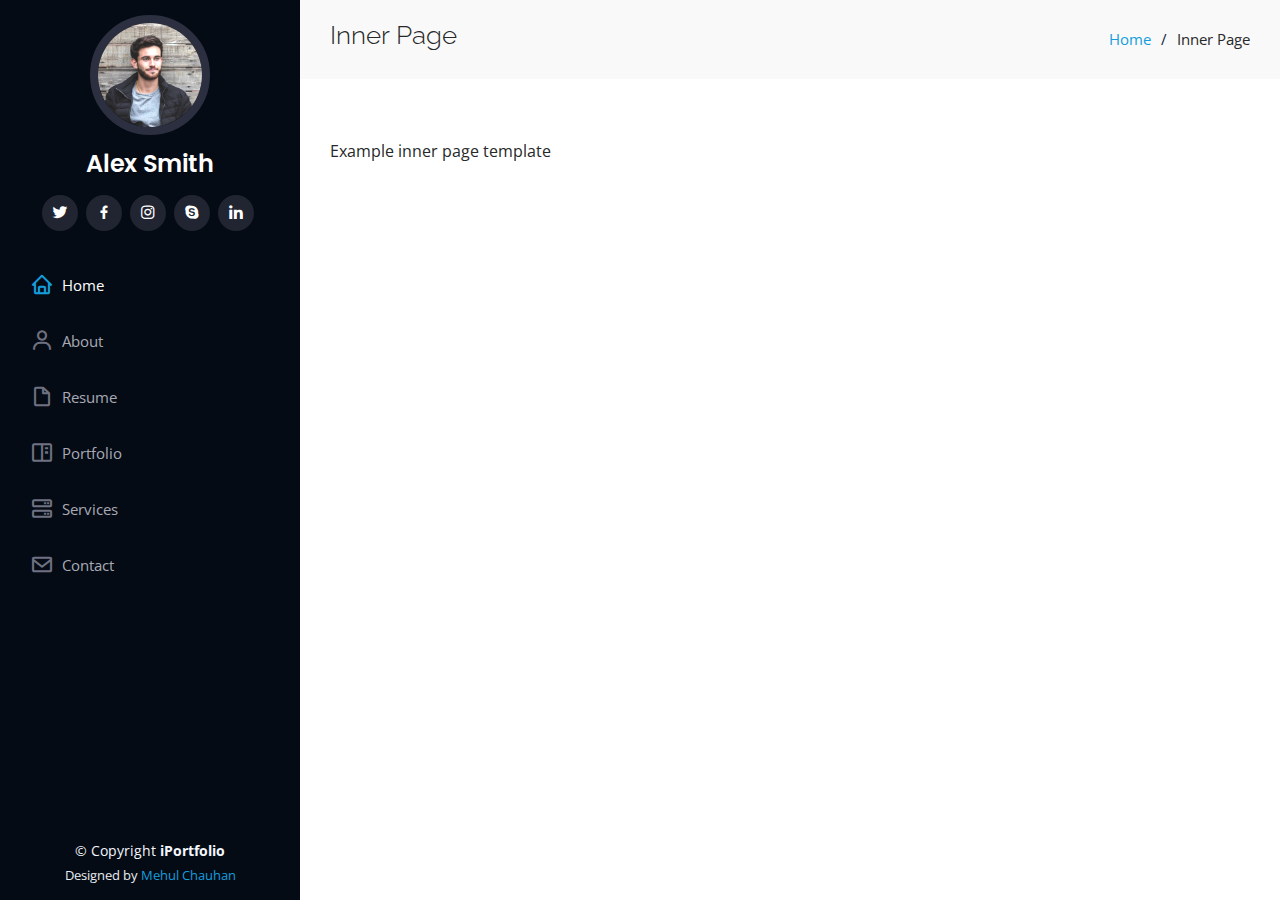
<file: inner-page.html>
<!DOCTYPE html>
<html lang="en">

<head>
  <meta charset="utf-8">
  <meta content="width=device-width, initial-scale=1.0" name="viewport">

  <title>Inner Page Portfolio Website</title>
  <meta content="" name="description">
  <meta content="" name="keywords">

  <!-- Favicons -->
  <link href="assets/img/favicon.png" rel="icon">
  <link href="assets/img/apple-touch-icon.png" rel="apple-touch-icon">

  <!-- Google Fonts -->
  <link href="https://fonts.googleapis.com/css?family=Open+Sans:300,300i,400,400i,600,600i,700,700i|Raleway:300,300i,400,400i,500,500i,600,600i,700,700i|Poppins:300,300i,400,400i,500,500i,600,600i,700,700i" rel="stylesheet">

  <!-- Vendor CSS Files -->
  <link href="assets/vendor/aos/aos.css" rel="stylesheet">
  <link href="assets/vendor/bootstrap/css/bootstrap.min.css" rel="stylesheet">
  <link href="assets/vendor/bootstrap-icons/bootstrap-icons.css" rel="stylesheet">
  <link href="assets/vendor/boxicons/css/boxicons.min.css" rel="stylesheet">
  <link href="assets/vendor/glightbox/css/glightbox.min.css" rel="stylesheet">
  <link href="assets/vendor/swiper/swiper-bundle.min.css" rel="stylesheet">

  <!-- Template Main CSS File -->
  <link href="assets/css/style.css" rel="stylesheet">

</head>

<body>

  <!-- ======= Mobile nav toggle button ======= -->
  <i class="bi bi-list mobile-nav-toggle d-xl-none"></i>

  <!-- ======= Header ======= -->
  <header id="header">
    <div class="d-flex flex-column">

      <div class="profile">
        <img src="assets/img/profile-img.jpg" alt="" class="img-fluid rounded-circle">
        <h1 class="text-light"><a href="index.html">Alex Smith</a></h1>
        <div class="social-links mt-3 text-center">
          <a href="#" class="twitter"><i class="bx bxl-twitter"></i></a>
          <a href="#" class="facebook"><i class="bx bxl-facebook"></i></a>
          <a href="#" class="instagram"><i class="bx bxl-instagram"></i></a>
          <a href="#" class="google-plus"><i class="bx bxl-skype"></i></a>
          <a href="#" class="linkedin"><i class="bx bxl-linkedin"></i></a>
        </div>
      </div>

      <nav id="navbar" class="nav-menu navbar">
        <ul>
          <li><a href="#hero" class="nav-link scrollto active"><i class="bx bx-home"></i> <span>Home</span></a></li>
          <li><a href="#about" class="nav-link scrollto"><i class="bx bx-user"></i> <span>About</span></a></li>
          <li><a href="#resume" class="nav-link scrollto"><i class="bx bx-file-blank"></i> <span>Resume</span></a></li>
          <li><a href="#portfolio" class="nav-link scrollto"><i class="bx bx-book-content"></i> <span>Portfolio</span></a></li>
          <li><a href="#services" class="nav-link scrollto"><i class="bx bx-server"></i> <span>Services</span></a></li>
          <li><a href="#contact" class="nav-link scrollto"><i class="bx bx-envelope"></i> <span>Contact</span></a></li>
        </ul>
      </nav><!-- .nav-menu -->
    </div>
  </header><!-- End Header -->

  <main id="main">

    <!-- ======= Breadcrumbs ======= -->
    <section class="breadcrumbs">
      <div class="container">

        <div class="d-flex justify-content-between align-items-center">
          <h2>Inner Page</h2>
          <ol>
            <li><a href="index.html">Home</a></li>
            <li>Inner Page</li>
          </ol>
        </div>

      </div>
    </section><!-- End Breadcrumbs -->

    <section class="inner-page">
      <div class="container">
        <p>
          Example inner page template
        </p>
      </div>
    </section>

  </main><!-- End #main -->

  <!-- ======= Footer ======= -->
  <footer id="footer">
    <div class="container">
      <div class="copyright">
        &copy; Copyright <strong><span>iPortfolio</span></strong>
      </div>
      <div class="credits">
        
        Designed by <a href="https://mehulchauhan17.github.io/"> Mehul Chauhan </a>
      </div>
    </div>
  </footer><!-- End  Footer -->

  <a href="#" class="back-to-top d-flex align-items-center justify-content-center"><i class="bi bi-arrow-up-short"></i></a>

  <!-- Vendor JS Files -->
  <script src="assets/vendor/purecounter/purecounter_vanilla.js"></script>
  <script src="assets/vendor/aos/aos.js"></script>
  <script src="assets/vendor/bootstrap/js/bootstrap.bundle.min.js"></script>
  <script src="assets/vendor/glightbox/js/glightbox.min.js"></script>
  <script src="assets/vendor/isotope-layout/isotope.pkgd.min.js"></script>
  <script src="assets/vendor/swiper/swiper-bundle.min.js"></script>
  <script src="assets/vendor/typed.js/typed.umd.js"></script>
  <script src="assets/vendor/waypoints/noframework.waypoints.js"></script>
  <script src="assets/vendor/php-email-form/validate.js"></script>

  <!-- Template Main JS File -->
  <script src="assets/js/main.js"></script>

</body>

</html>
</file>
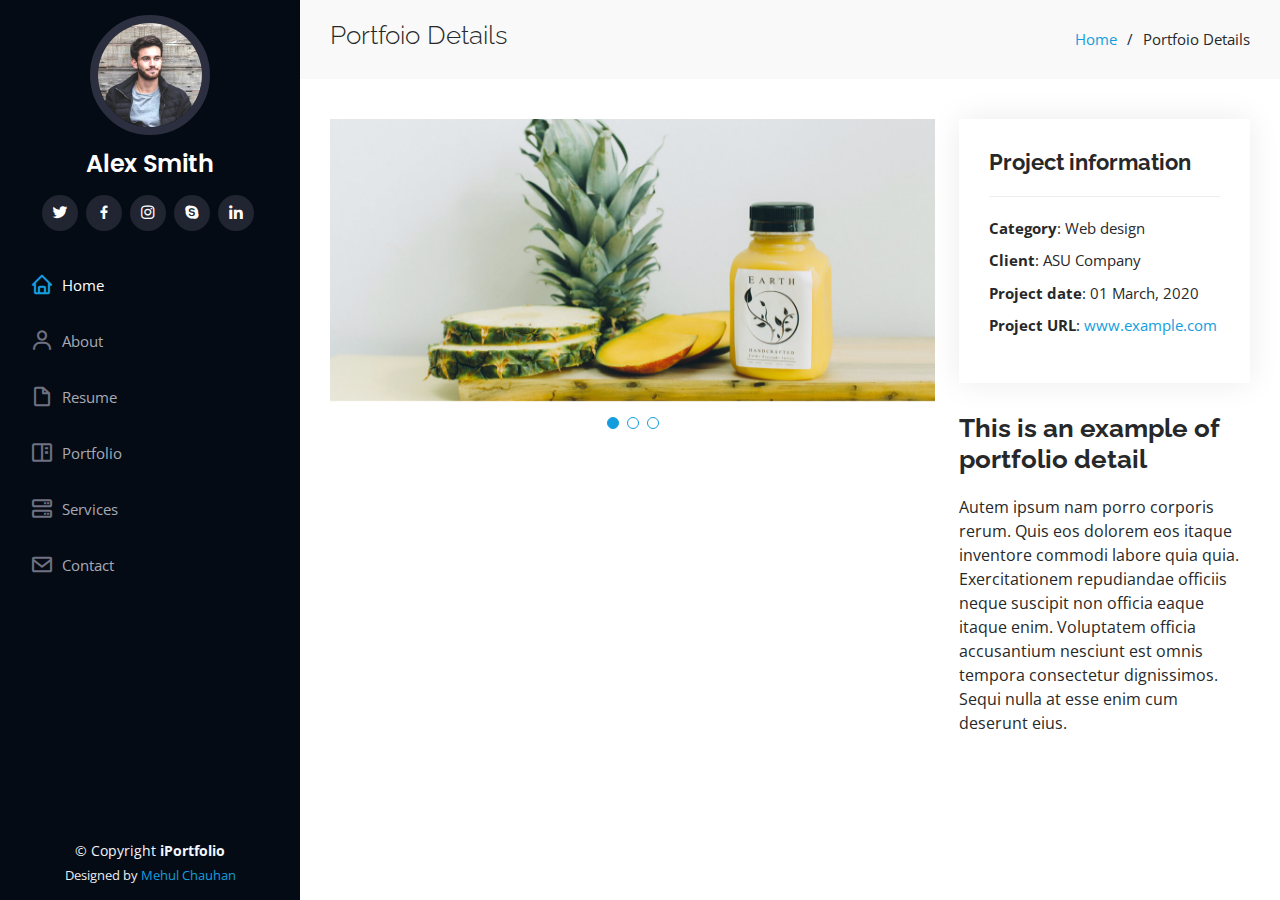
<file: portfolio-details.html>
<!DOCTYPE html>
<html lang="en">

<head>
  <meta charset="utf-8">
  <meta content="width=device-width, initial-scale=1.0" name="viewport">

  <title>Portfolio Details - iPortfolio Bootstrap Template</title>
  <meta content="" name="description">
  <meta content="" name="keywords">

  <!-- Favicons -->
  <link href="assets/img/favicon.png" rel="icon">
  <link href="assets/img/apple-touch-icon.png" rel="apple-touch-icon">

  <!-- Google Fonts -->
  <link href="https://fonts.googleapis.com/css?family=Open+Sans:300,300i,400,400i,600,600i,700,700i|Raleway:300,300i,400,400i,500,500i,600,600i,700,700i|Poppins:300,300i,400,400i,500,500i,600,600i,700,700i" rel="stylesheet">

  <!-- Vendor CSS Files -->
  <link href="assets/vendor/aos/aos.css" rel="stylesheet">
  <link href="assets/vendor/bootstrap/css/bootstrap.min.css" rel="stylesheet">
  <link href="assets/vendor/bootstrap-icons/bootstrap-icons.css" rel="stylesheet">
  <link href="assets/vendor/boxicons/css/boxicons.min.css" rel="stylesheet">
  <link href="assets/vendor/glightbox/css/glightbox.min.css" rel="stylesheet">
  <link href="assets/vendor/swiper/swiper-bundle.min.css" rel="stylesheet">

  <!-- Template Main CSS File -->
  <link href="assets/css/style.css" rel="stylesheet">

</head>

<body>

  <!-- ======= Mobile nav toggle button ======= -->
  <i class="bi bi-list mobile-nav-toggle d-xl-none"></i>

  <!-- ======= Header ======= -->
  <header id="header">
    <div class="d-flex flex-column">

      <div class="profile">
        <img src="assets/img/profile-img.jpg" alt="" class="img-fluid rounded-circle">
        <h1 class="text-light"><a href="index.html">Alex Smith</a></h1>
        <div class="social-links mt-3 text-center">
          <a href="#" class="twitter"><i class="bx bxl-twitter"></i></a>
          <a href="#" class="facebook"><i class="bx bxl-facebook"></i></a>
          <a href="#" class="instagram"><i class="bx bxl-instagram"></i></a>
          <a href="#" class="google-plus"><i class="bx bxl-skype"></i></a>
          <a href="#" class="linkedin"><i class="bx bxl-linkedin"></i></a>
        </div>
      </div>

      <nav id="navbar" class="nav-menu navbar">
        <ul>
          <li><a href="#hero" class="nav-link scrollto active"><i class="bx bx-home"></i> <span>Home</span></a></li>
          <li><a href="#about" class="nav-link scrollto"><i class="bx bx-user"></i> <span>About</span></a></li>
          <li><a href="#resume" class="nav-link scrollto"><i class="bx bx-file-blank"></i> <span>Resume</span></a></li>
          <li><a href="#portfolio" class="nav-link scrollto"><i class="bx bx-book-content"></i> <span>Portfolio</span></a></li>
          <li><a href="#services" class="nav-link scrollto"><i class="bx bx-server"></i> <span>Services</span></a></li>
          <li><a href="#contact" class="nav-link scrollto"><i class="bx bx-envelope"></i> <span>Contact</span></a></li>
        </ul>
      </nav><!-- .nav-menu -->
    </div>
  </header><!-- End Header -->

  <main id="main">

    <!-- ======= Breadcrumbs ======= -->
    <section id="breadcrumbs" class="breadcrumbs">
      <div class="container">

        <div class="d-flex justify-content-between align-items-center">
          <h2>Portfoio Details</h2>
          <ol>
            <li><a href="index.html">Home</a></li>
            <li>Portfoio Details</li>
          </ol>
        </div>

      </div>
    </section><!-- End Breadcrumbs -->

    <!-- ======= Portfolio Details Section ======= -->
    <section id="portfolio-details" class="portfolio-details">
      <div class="container">

        <div class="row gy-4">

          <div class="col-lg-8">
            <div class="portfolio-details-slider swiper">
              <div class="swiper-wrapper align-items-center">

                <div class="swiper-slide">
                  <img src="assets/img/portfolio/portfolio-details-1.jpg" alt="">
                </div>

                <div class="swiper-slide">
                  <img src="assets/img/portfolio/portfolio-details-2.jpg" alt="">
                </div>

                <div class="swiper-slide">
                  <img src="assets/img/portfolio/portfolio-details-3.jpg" alt="">
                </div>

              </div>
              <div class="swiper-pagination"></div>
            </div>
          </div>

          <div class="col-lg-4">
            <div class="portfolio-info">
              <h3>Project information</h3>
              <ul>
                <li><strong>Category</strong>: Web design</li>
                <li><strong>Client</strong>: ASU Company</li>
                <li><strong>Project date</strong>: 01 March, 2020</li>
                <li><strong>Project URL</strong>: <a href="#">www.example.com</a></li>
              </ul>
            </div>
            <div class="portfolio-description">
              <h2>This is an example of portfolio detail</h2>
              <p>
                Autem ipsum nam porro corporis rerum. Quis eos dolorem eos itaque inventore commodi labore quia quia. Exercitationem repudiandae officiis neque suscipit non officia eaque itaque enim. Voluptatem officia accusantium nesciunt est omnis tempora consectetur dignissimos. Sequi nulla at esse enim cum deserunt eius.
              </p>
            </div>
          </div>

        </div>

      </div>
    </section><!-- End Portfolio Details Section -->

  </main><!-- End #main -->

  <!-- ======= Footer ======= -->
  <footer id="footer">
    <div class="container">
      <div class="copyright">
        &copy; Copyright <strong><span>iPortfolio</span></strong>
      </div>
      <div class="credits">
        
        Designed by <a href="https://mehulchauhan17.github.io/">Mehul Chauhan </a>
      </div>
    </div>
  </footer><!-- End  Footer -->

  <a href="#" class="back-to-top d-flex align-items-center justify-content-center"><i class="bi bi-arrow-up-short"></i></a>

  <!-- Vendor JS Files -->
  <script src="assets/vendor/purecounter/purecounter_vanilla.js"></script>
  <script src="assets/vendor/aos/aos.js"></script>
  <script src="assets/vendor/bootstrap/js/bootstrap.bundle.min.js"></script>
  <script src="assets/vendor/glightbox/js/glightbox.min.js"></script>
  <script src="assets/vendor/isotope-layout/isotope.pkgd.min.js"></script>
  <script src="assets/vendor/swiper/swiper-bundle.min.js"></script>
  <script src="assets/vendor/typed.js/typed.umd.js"></script>
  <script src="assets/vendor/waypoints/noframework.waypoints.js"></script>
  <script src="assets/vendor/php-email-form/validate.js"></script>

  <!-- Template Main JS File -->
  <script src="assets/js/main.js"></script>

</body>

</html>
</file>
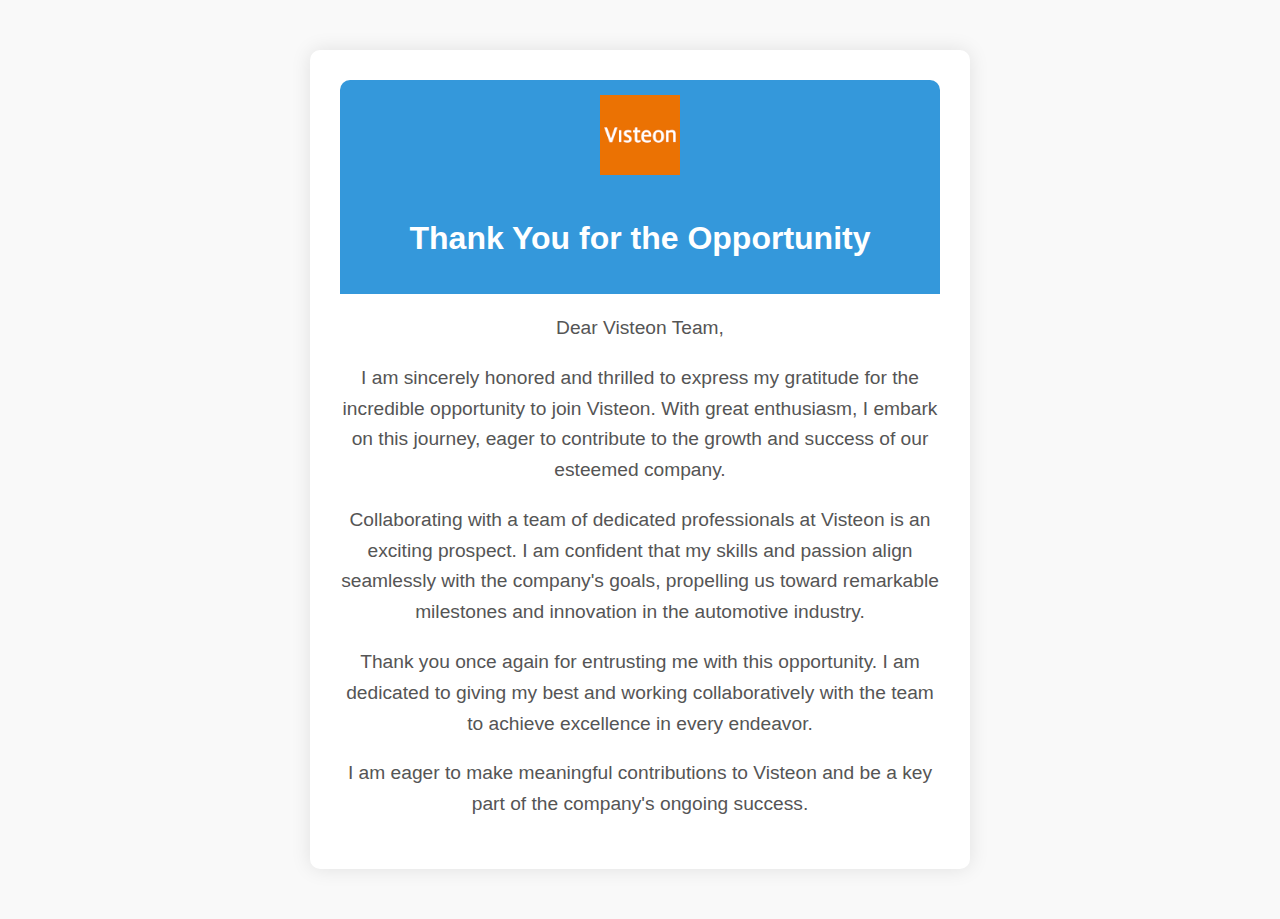
<file: thankyou.html>
<!DOCTYPE html>
<html lang="en">
<head>
    <meta charset="UTF-8">
    <meta http-equiv="X-UA-Compatible" content="IE=edge">
    <meta name="viewport" content="width=device-width, initial-scale=1.0">
    <title>Thank You for the Opportunity</title>
    <style>
        body {
            font-family: 'Arial', sans-serif;
            text-align: center;
            background-color: #f9f9f9;
            margin: 0;
            padding: 0;
        }

        .container {
            max-width: 600px;
            margin: 50px auto;
            background-color: #ffffff;
            padding: 30px;
            border-radius: 10px;
            box-shadow: 0 0 20px rgba(0, 0, 0, 0.1);
        }

        h1 {
            color: #3498db;
        }

        p {
            font-size: 1.2em;
            color: #555;
            line-height: 1.6;
        }

        .signature {
            margin-top: 30px;
            font-style: italic;
            color: #777;
        }

        .logo {
            width: 80px;
            height: auto;
            margin-bottom: 20px;
        }

        .header {
            background-color: #3498db;
            padding: 15px;
            border-radius: 10px 10px 0 0;
        }

        .header h1 {
            color: #fff;
        }

        .footer {
            margin-top: 20px;
            font-size: 0.8em;
            color: #888;
        }
    </style>
</head>
<body>
    <div class="container">
        <div class="header">
            <img class="logo" src="/assets/img/images.png" alt="Company Logo">
            <h1>Thank You for the Opportunity</h1>
        </div>
        <p>Dear Visteon Team,</p>
        <p>I am sincerely honored and thrilled to express my gratitude for the incredible opportunity to join Visteon. With great enthusiasm, I embark on this journey, eager to contribute to the growth and success of our esteemed company.</p>
        <p>Collaborating with a team of dedicated professionals at Visteon is an exciting prospect. I am confident that my skills and passion align seamlessly with the company's goals, propelling us toward remarkable milestones and innovation in the automotive industry.</p>
        <p>Thank you once again for entrusting me with this opportunity. I am dedicated to giving my best and working collaboratively with the team to achieve excellence in every endeavor.</p>
        <p>I am eager to make meaningful contributions to Visteon and be a key part of the company's ongoing success.</p>
        
        
    </div>
</body>
</html>
</file>
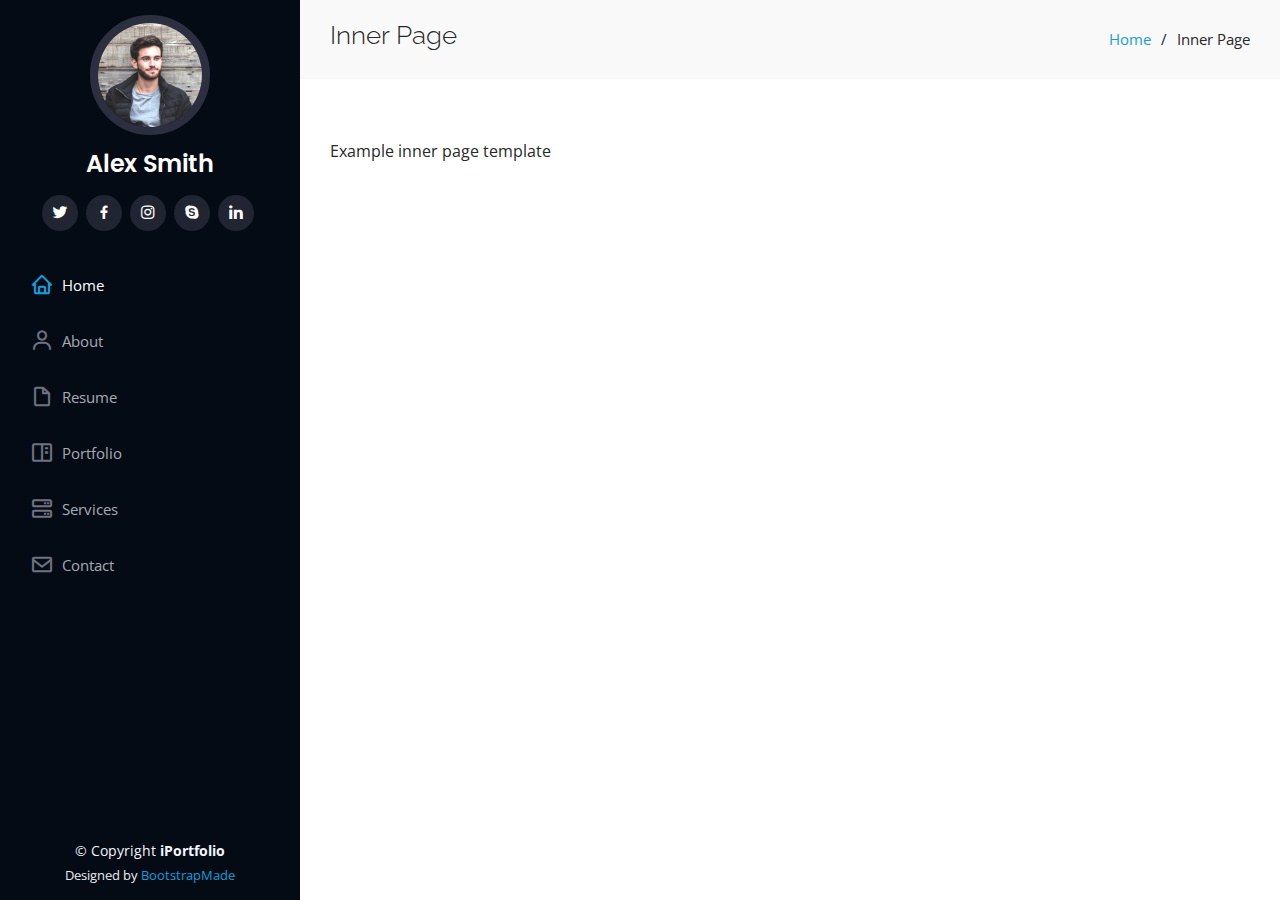
<file: iPortfolio/inner-page.html>
<!DOCTYPE html>
<html lang="en">

<head>
  <meta charset="utf-8">
  <meta content="width=device-width, initial-scale=1.0" name="viewport">

  <title>Inner Page - iPortfolio Bootstrap Template</title>
  <meta content="" name="description">
  <meta content="" name="keywords">

  <!-- Favicons -->
  <link href="assets/img/favicon.png" rel="icon">
  <link href="assets/img/apple-touch-icon.png" rel="apple-touch-icon">

  <!-- Google Fonts -->
  <link href="https://fonts.googleapis.com/css?family=Open+Sans:300,300i,400,400i,600,600i,700,700i|Raleway:300,300i,400,400i,500,500i,600,600i,700,700i|Poppins:300,300i,400,400i,500,500i,600,600i,700,700i" rel="stylesheet">

  <!-- Vendor CSS Files -->
  <link href="assets/vendor/aos/aos.css" rel="stylesheet">
  <link href="assets/vendor/bootstrap/css/bootstrap.min.css" rel="stylesheet">
  <link href="assets/vendor/bootstrap-icons/bootstrap-icons.css" rel="stylesheet">
  <link href="assets/vendor/boxicons/css/boxicons.min.css" rel="stylesheet">
  <link href="assets/vendor/glightbox/css/glightbox.min.css" rel="stylesheet">
  <link href="assets/vendor/swiper/swiper-bundle.min.css" rel="stylesheet">

  <!-- Template Main CSS File -->
  <link href="assets/css/style.css" rel="stylesheet">

  <!-- =======================================================
  * Template Name: iPortfolio
  * Updated: May 30 2023 with Bootstrap v5.3.0
  * Template URL: https://bootstrapmade.com/iportfolio-bootstrap-portfolio-websites-template/
  * Author: BootstrapMade.com
  * License: https://bootstrapmade.com/license/
  ======================================================== -->
</head>

<body>

  <!-- ======= Mobile nav toggle button ======= -->
  <i class="bi bi-list mobile-nav-toggle d-xl-none"></i>

  <!-- ======= Header ======= -->
  <header id="header">
    <div class="d-flex flex-column">

      <div class="profile">
        <img src="assets/img/profile-img.jpg" alt="" class="img-fluid rounded-circle">
        <h1 class="text-light"><a href="index.html">Alex Smith</a></h1>
        <div class="social-links mt-3 text-center">
          <a href="#" class="twitter"><i class="bx bxl-twitter"></i></a>
          <a href="#" class="facebook"><i class="bx bxl-facebook"></i></a>
          <a href="#" class="instagram"><i class="bx bxl-instagram"></i></a>
          <a href="#" class="google-plus"><i class="bx bxl-skype"></i></a>
          <a href="#" class="linkedin"><i class="bx bxl-linkedin"></i></a>
        </div>
      </div>

      <nav id="navbar" class="nav-menu navbar">
        <ul>
          <li><a href="#hero" class="nav-link scrollto active"><i class="bx bx-home"></i> <span>Home</span></a></li>
          <li><a href="#about" class="nav-link scrollto"><i class="bx bx-user"></i> <span>About</span></a></li>
          <li><a href="#resume" class="nav-link scrollto"><i class="bx bx-file-blank"></i> <span>Resume</span></a></li>
          <li><a href="#portfolio" class="nav-link scrollto"><i class="bx bx-book-content"></i> <span>Portfolio</span></a></li>
          <li><a href="#services" class="nav-link scrollto"><i class="bx bx-server"></i> <span>Services</span></a></li>
          <li><a href="#contact" class="nav-link scrollto"><i class="bx bx-envelope"></i> <span>Contact</span></a></li>
        </ul>
      </nav><!-- .nav-menu -->
    </div>
  </header><!-- End Header -->

  <main id="main">

    <!-- ======= Breadcrumbs ======= -->
    <section class="breadcrumbs">
      <div class="container">

        <div class="d-flex justify-content-between align-items-center">
          <h2>Inner Page</h2>
          <ol>
            <li><a href="index.html">Home</a></li>
            <li>Inner Page</li>
          </ol>
        </div>

      </div>
    </section><!-- End Breadcrumbs -->

    <section class="inner-page">
      <div class="container">
        <p>
          Example inner page template
        </p>
      </div>
    </section>

  </main><!-- End #main -->

  <!-- ======= Footer ======= -->
  <footer id="footer">
    <div class="container">
      <div class="copyright">
        &copy; Copyright <strong><span>iPortfolio</span></strong>
      </div>
      <div class="credits">
        <!-- All the links in the footer should remain intact. -->
        <!-- You can delete the links only if you purchased the pro version. -->
        <!-- Licensing information: https://bootstrapmade.com/license/ -->
        <!-- Purchase the pro version with working PHP/AJAX contact form: https://bootstrapmade.com/iportfolio-bootstrap-portfolio-websites-template/ -->
        Designed by <a href="https://bootstrapmade.com/">BootstrapMade</a>
      </div>
    </div>
  </footer><!-- End  Footer -->

  <a href="#" class="back-to-top d-flex align-items-center justify-content-center"><i class="bi bi-arrow-up-short"></i></a>

  <!-- Vendor JS Files -->
  <script src="assets/vendor/purecounter/purecounter_vanilla.js"></script>
  <script src="assets/vendor/aos/aos.js"></script>
  <script src="assets/vendor/bootstrap/js/bootstrap.bundle.min.js"></script>
  <script src="assets/vendor/glightbox/js/glightbox.min.js"></script>
  <script src="assets/vendor/isotope-layout/isotope.pkgd.min.js"></script>
  <script src="assets/vendor/swiper/swiper-bundle.min.js"></script>
  <script src="assets/vendor/typed.js/typed.umd.js"></script>
  <script src="assets/vendor/waypoints/noframework.waypoints.js"></script>
  <script src="assets/vendor/php-email-form/validate.js"></script>

  <!-- Template Main JS File -->
  <script src="assets/js/main.js"></script>

</body>

</html>
</file>
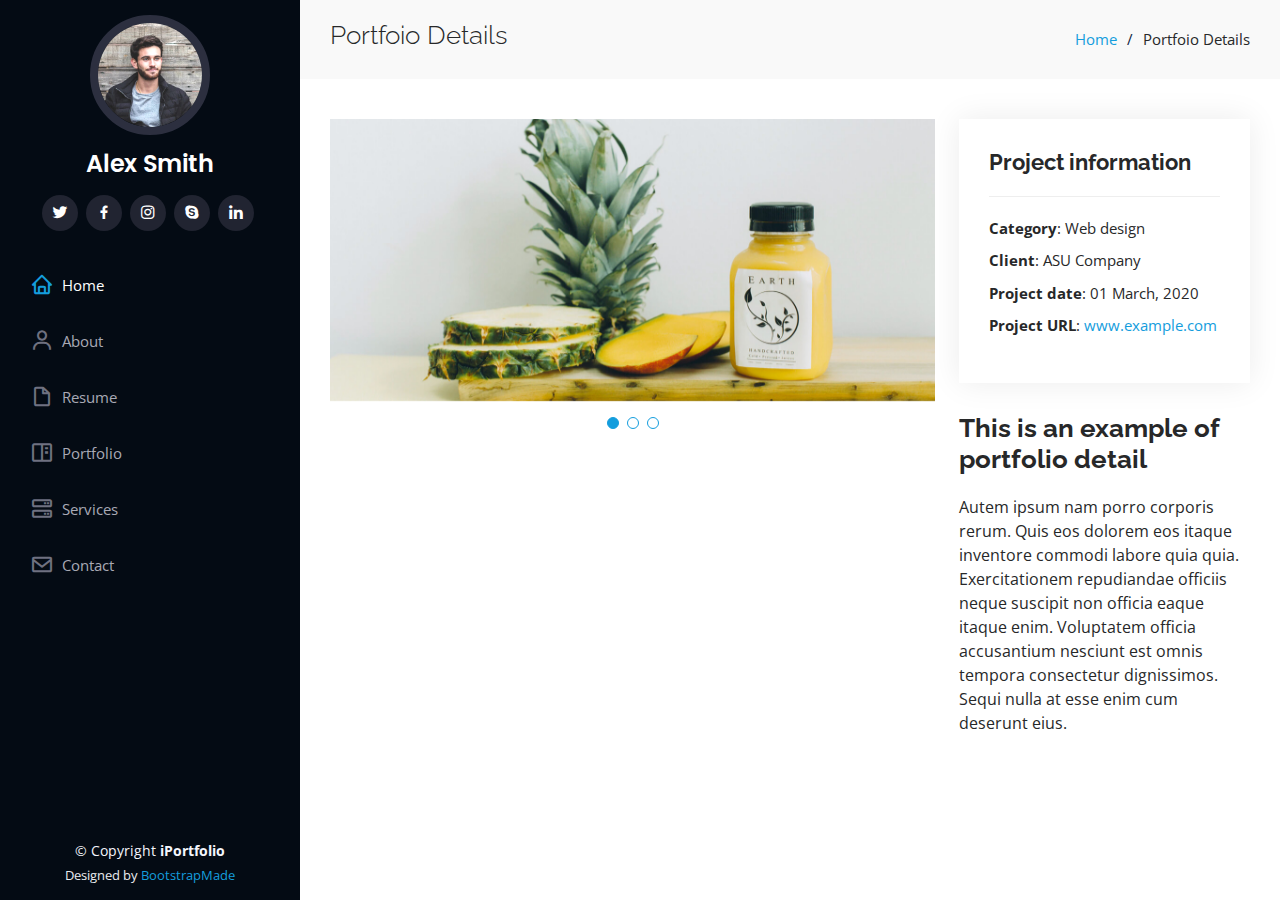
<file: iPortfolio/portfolio-details.html>
<!DOCTYPE html>
<html lang="en">

<head>
  <meta charset="utf-8">
  <meta content="width=device-width, initial-scale=1.0" name="viewport">

  <title>Portfolio Details - iPortfolio Bootstrap Template</title>
  <meta content="" name="description">
  <meta content="" name="keywords">

  <!-- Favicons -->
  <link href="assets/img/favicon.png" rel="icon">
  <link href="assets/img/apple-touch-icon.png" rel="apple-touch-icon">

  <!-- Google Fonts -->
  <link href="https://fonts.googleapis.com/css?family=Open+Sans:300,300i,400,400i,600,600i,700,700i|Raleway:300,300i,400,400i,500,500i,600,600i,700,700i|Poppins:300,300i,400,400i,500,500i,600,600i,700,700i" rel="stylesheet">

  <!-- Vendor CSS Files -->
  <link href="assets/vendor/aos/aos.css" rel="stylesheet">
  <link href="assets/vendor/bootstrap/css/bootstrap.min.css" rel="stylesheet">
  <link href="assets/vendor/bootstrap-icons/bootstrap-icons.css" rel="stylesheet">
  <link href="assets/vendor/boxicons/css/boxicons.min.css" rel="stylesheet">
  <link href="assets/vendor/glightbox/css/glightbox.min.css" rel="stylesheet">
  <link href="assets/vendor/swiper/swiper-bundle.min.css" rel="stylesheet">

  <!-- Template Main CSS File -->
  <link href="assets/css/style.css" rel="stylesheet">

  <!-- =======================================================
  * Template Name: iPortfolio
  * Updated: May 30 2023 with Bootstrap v5.3.0
  * Template URL: https://bootstrapmade.com/iportfolio-bootstrap-portfolio-websites-template/
  * Author: BootstrapMade.com
  * License: https://bootstrapmade.com/license/
  ======================================================== -->
</head>

<body>

  <!-- ======= Mobile nav toggle button ======= -->
  <i class="bi bi-list mobile-nav-toggle d-xl-none"></i>

  <!-- ======= Header ======= -->
  <header id="header">
    <div class="d-flex flex-column">

      <div class="profile">
        <img src="assets/img/profile-img.jpg" alt="" class="img-fluid rounded-circle">
        <h1 class="text-light"><a href="index.html">Alex Smith</a></h1>
        <div class="social-links mt-3 text-center">
          <a href="#" class="twitter"><i class="bx bxl-twitter"></i></a>
          <a href="#" class="facebook"><i class="bx bxl-facebook"></i></a>
          <a href="#" class="instagram"><i class="bx bxl-instagram"></i></a>
          <a href="#" class="google-plus"><i class="bx bxl-skype"></i></a>
          <a href="#" class="linkedin"><i class="bx bxl-linkedin"></i></a>
        </div>
      </div>

      <nav id="navbar" class="nav-menu navbar">
        <ul>
          <li><a href="#hero" class="nav-link scrollto active"><i class="bx bx-home"></i> <span>Home</span></a></li>
          <li><a href="#about" class="nav-link scrollto"><i class="bx bx-user"></i> <span>About</span></a></li>
          <li><a href="#resume" class="nav-link scrollto"><i class="bx bx-file-blank"></i> <span>Resume</span></a></li>
          <li><a href="#portfolio" class="nav-link scrollto"><i class="bx bx-book-content"></i> <span>Portfolio</span></a></li>
          <li><a href="#services" class="nav-link scrollto"><i class="bx bx-server"></i> <span>Services</span></a></li>
          <li><a href="#contact" class="nav-link scrollto"><i class="bx bx-envelope"></i> <span>Contact</span></a></li>
        </ul>
      </nav><!-- .nav-menu -->
    </div>
  </header><!-- End Header -->

  <main id="main">

    <!-- ======= Breadcrumbs ======= -->
    <section id="breadcrumbs" class="breadcrumbs">
      <div class="container">

        <div class="d-flex justify-content-between align-items-center">
          <h2>Portfoio Details</h2>
          <ol>
            <li><a href="index.html">Home</a></li>
            <li>Portfoio Details</li>
          </ol>
        </div>

      </div>
    </section><!-- End Breadcrumbs -->

    <!-- ======= Portfolio Details Section ======= -->
    <section id="portfolio-details" class="portfolio-details">
      <div class="container">

        <div class="row gy-4">

          <div class="col-lg-8">
            <div class="portfolio-details-slider swiper">
              <div class="swiper-wrapper align-items-center">

                <div class="swiper-slide">
                  <img src="assets/img/portfolio/portfolio-details-1.jpg" alt="">
                </div>

                <div class="swiper-slide">
                  <img src="assets/img/portfolio/portfolio-details-2.jpg" alt="">
                </div>

                <div class="swiper-slide">
                  <img src="assets/img/portfolio/portfolio-details-3.jpg" alt="">
                </div>

              </div>
              <div class="swiper-pagination"></div>
            </div>
          </div>

          <div class="col-lg-4">
            <div class="portfolio-info">
              <h3>Project information</h3>
              <ul>
                <li><strong>Category</strong>: Web design</li>
                <li><strong>Client</strong>: ASU Company</li>
                <li><strong>Project date</strong>: 01 March, 2020</li>
                <li><strong>Project URL</strong>: <a href="#">www.example.com</a></li>
              </ul>
            </div>
            <div class="portfolio-description">
              <h2>This is an example of portfolio detail</h2>
              <p>
                Autem ipsum nam porro corporis rerum. Quis eos dolorem eos itaque inventore commodi labore quia quia. Exercitationem repudiandae officiis neque suscipit non officia eaque itaque enim. Voluptatem officia accusantium nesciunt est omnis tempora consectetur dignissimos. Sequi nulla at esse enim cum deserunt eius.
              </p>
            </div>
          </div>

        </div>

      </div>
    </section><!-- End Portfolio Details Section -->

  </main><!-- End #main -->

  <!-- ======= Footer ======= -->
  <footer id="footer">
    <div class="container">
      <div class="copyright">
        &copy; Copyright <strong><span>iPortfolio</span></strong>
      </div>
      <div class="credits">
        <!-- All the links in the footer should remain intact. -->
        <!-- You can delete the links only if you purchased the pro version. -->
        <!-- Licensing information: https://bootstrapmade.com/license/ -->
        <!-- Purchase the pro version with working PHP/AJAX contact form: https://bootstrapmade.com/iportfolio-bootstrap-portfolio-websites-template/ -->
        Designed by <a href="https://bootstrapmade.com/">BootstrapMade</a>
      </div>
    </div>
  </footer><!-- End  Footer -->

  <a href="#" class="back-to-top d-flex align-items-center justify-content-center"><i class="bi bi-arrow-up-short"></i></a>

  <!-- Vendor JS Files -->
  <script src="assets/vendor/purecounter/purecounter_vanilla.js"></script>
  <script src="assets/vendor/aos/aos.js"></script>
  <script src="assets/vendor/bootstrap/js/bootstrap.bundle.min.js"></script>
  <script src="assets/vendor/glightbox/js/glightbox.min.js"></script>
  <script src="assets/vendor/isotope-layout/isotope.pkgd.min.js"></script>
  <script src="assets/vendor/swiper/swiper-bundle.min.js"></script>
  <script src="assets/vendor/typed.js/typed.umd.js"></script>
  <script src="assets/vendor/waypoints/noframework.waypoints.js"></script>
  <script src="assets/vendor/php-email-form/validate.js"></script>

  <!-- Template Main JS File -->
  <script src="assets/js/main.js"></script>

</body>

</html>
</file>
<file: assets/css/style.css>
/**
* Template Name: iPortfolio
* Updated: May 30 2023 with Bootstrap v5.3.0
* Template URL: https://bootstrapmade.com/iportfolio-bootstrap-portfolio-websites-template/
* Author: BootstrapMade.com
* License: https://bootstrapmade.com/license/
*/

/*--------------------------------------------------------------
# General
--------------------------------------------------------------*/
body {
  font-family: "Open Sans", sans-serif;
  color: #272829;
}

a {
  color: #149ddd;
  text-decoration: none;
}

a:hover {
  color: #37b3ed;
  text-decoration: none;
}

h1,
h2,
h3,
h4,
h5,
h6 {
  font-family: "Raleway", sans-serif;
}

/*--------------------------------------------------------------
# Back to top button
--------------------------------------------------------------*/
.back-to-top {
  position: fixed;
  visibility: hidden;
  opacity: 0;
  right: 15px;
  bottom: 15px;
  z-index: 996;
  background: #149ddd;
  width: 40px;
  height: 40px;
  border-radius: 50px;
  transition: all 0.4s;
}

.back-to-top i {
  font-size: 28px;
  color: #fff;
  line-height: 0;
}



.back-to-top:hover {
  background: #2eafec;
  color: #fff;
}

.back-to-top.active {
  visibility: visible;
  opacity: 1;
}

/*--------------------------------------------------------------
# Header
--------------------------------------------------------------*/
#header {
  position: fixed;
  top: 0;
  left: 0;
  bottom: 0;
  width: 300px;
  transition: all ease-in-out 0.5s;
  z-index: 9997;
  transition: all 0.5s;
  padding: 0 15px;
  background: #040b14;
  overflow-y: auto;
}

#header .profile img {
  margin: 15px auto;
  display: block;
  width: 120px;
  border: 8px solid #2c2f3f;
}

#header .profile h1 {
  font-size: 24px;
  margin: 0;
  padding: 0;
  font-weight: 600;
  -moz-text-align-last: center;
  text-align-last: center;
  font-family: "Poppins", sans-serif;
}

#header .profile h1 a,
#header .profile h1 a:hover {
  color: #fff;
  text-decoration: none;
}

#header .profile .social-links a {
  font-size: 18px;
  display: inline-block;
  background: #212431;
  color: #fff;
  line-height: 1;
  padding: 8px 0;
  margin-right: 4px;
  border-radius: 50%;
  text-align: center;
  width: 36px;
  height: 36px;
  transition: 0.3s;
}

#header .profile .social-links a:hover {
  background: #149ddd;
  color: #fff;
  text-decoration: none;
}

#main {
  margin-left: 300px;
}

.container,
.container-fluid {
  padding-left: 30px;
  padding-right: 30px;
}

@media (max-width: 1199px) {
  #header {
    left: -300px;
  }

  #main {
    margin-left: 0;
  }

  .container,
  .container-fluid {
    padding-left: 12px;
    padding-right: 12px;
  }
}

/*--------------------------------------------------------------
# Navigation Menu
--------------------------------------------------------------*/
/* Desktop Navigation */
.nav-menu {
  padding: 30px 0 0 0;
}

.nav-menu * {
  margin: 0;
  padding: 0;
  list-style: none;
}

.nav-menu>ul>li {
  position: relative;
  white-space: nowrap;
}

.nav-menu a,
.nav-menu a:focus {
  display: flex;
  align-items: center;
  color: #a8a9b4;
  padding: 12px 15px;
  margin-bottom: 8px;
  transition: 0.3s;
  font-size: 15px;
}

.nav-menu a i,
.nav-menu a:focus i {
  font-size: 24px;
  padding-right: 8px;
  color: #6f7180;
}

.nav-menu a:hover,
.nav-menu .active,
.nav-menu .active:focus,
.nav-menu li:hover>a {
  text-decoration: none;
  color: #fff;
}

.nav-menu a:hover i,
.nav-menu .active i,
.nav-menu .active:focus i,
.nav-menu li:hover>a i {
  color: #149ddd;
}

/* Mobile Navigation */
.mobile-nav-toggle {
  position: fixed;
  right: 15px;
  top: 15px;
  z-index: 9998;
  border: 0;
  font-size: 24px;
  transition: all 0.4s;
  outline: none !important;
  background-color: #149ddd;
  color: #fff;
  width: 40px;
  height: 40px;
  display: inline-flex;
  align-items: center;
  justify-content: center;
  line-height: 0;
  border-radius: 50px;
  cursor: pointer;
}

.mobile-nav-active {
  overflow: hidden;
}

.mobile-nav-active #header {
  left: 0;
}

/*--------------------------------------------------------------
# Hero Section
--------------------------------------------------------------*/
#hero {
  width: 100%;
  height: 100vh;
  background: url("../img/hero-bg.jpg") top center;
  background-size: cover;
}

#hero:before {
  content: "";
  background: rgba(5, 13, 24, 0.3);
  position: absolute;
  bottom: 0;
  top: 0;
  left: 0;
  right: 0;
  z-index: 1;
}

#hero .hero-container {
  position: relative;
  z-index: 2;
  min-width: 300px;
}

#hero h1 {
  margin: 0 0 10px 0;
  font-size: 64px;
  font-weight: 700;
  line-height: 56px;
  color: #fff;
}

#hero p {
  color: #fff;
  margin-bottom: 50px;
  font-size: 26px;
  font-family: "Poppins", sans-serif;
}

#hero p span {
  color: #fff;
  padding-bottom: 4px;
  letter-spacing: 1px;
  border-bottom: 3px solid #149ddd;
}

@media (min-width: 1024px) {
  #hero {
    background-attachment: fixed;
  }
}

@media (max-width: 768px) {
  #hero h1 {
    font-size: 28px;
    line-height: 36px;
  }

  #hero h2 {
    font-size: 18px;
    line-height: 24px;
    margin-bottom: 30px;
  }
}

/*--------------------------------------------------------------
# Sections General
--------------------------------------------------------------*/
section {
  padding: 60px 0;
  overflow: hidden;
}

.section-bg {
  background: #f5f8fd;
}

.section-title {
  padding-bottom: 30px;
}




.section-title h2 {
  font-size: 32px;
  font-weight: bold;
  margin-bottom: 20px;
  padding-bottom: 20px;
  position: relative;
  color: #173b6c;
}

.section-title h2::after {
  content: "";
  position: absolute;
  display: block;
  width: 50px;
  height: 3px;
  background: #149ddd;
  bottom: 0;
  left: 0;
}

.section-title p {
  margin-bottom: 0;
}

/*--------------------------------------------------------------
# About
--------------------------------------------------------------*/
.about .content h3 {
  font-weight: 700;
  font-size: 26px;
  color: #173b6c;
}

.about .content ul {
  list-style: none;
  padding: 0;
}

.about .content ul li {
  margin-bottom: 20px;
  display: flex;
  align-items: center;
}

.about .content ul strong {
  margin-right: 10px;
}

.about .content ul i {
  font-size: 16px;
  margin-right: 5px;
  color: #149ddd;
  line-height: 0;
}

.about .content p:last-child {
  margin-bottom: 0;
}

/*--------------------------------------------------------------
# Facts
--------------------------------------------------------------*/
.facts {
  padding-bottom: 30px;
}

.facts .count-box {
  padding: 30px;
  width: 100%;
}

.facts .count-box i {
  display: block;
  font-size: 44px;
  color: #149ddd;
  float: left;
  line-height: 0;
}

.facts .count-box span {
  font-size: 48px;
  line-height: 40px;
  display: block;
  font-weight: 700;
  color: #050d18;
  margin-left: 60px;
}

.facts .count-box p {
  padding: 15px 0 0 0;
  margin: 0 0 0 60px;
  font-family: "Raleway", sans-serif;
  font-size: 14px;
  color: #122f57;
}

.facts .count-box a {
  font-weight: 600;
  display: block;
  margin-top: 20px;
  color: #122f57;
  font-size: 15px;
  font-family: "Poppins", sans-serif;
  transition: ease-in-out 0.3s;
}

.facts .count-box a:hover {
  color: #1f5297;
}

/*--------------------------------------------------------------
# Akills
--------------------------------------------------------------*/
.skills .progress {
  height: 60px;
  display: block;
  background: none;
  border-radius: 0;
}

.skills .progress .skill {
 
  
  margin: 0 0 6px 0;
  text-transform: uppercase;
  display: inline-block;
  
  font-weight: 600;
  font-family: "Poppins", sans-serif;
  color: #050d18;
  font-size: 20px ;
  
}
.image-with-space {
  margin-right: 20px; /* Adjust the value as needed to control the space after the image */
}


.skills .progress .skill .val {
  float: right;
  font-style: normal;
}

.skills .progress-bar-wrap {
  background: #dce8f8;
  height: 10px;
}

.skills .progress-bar {
  width: 1px;
  height: 10px;
  transition: 0.9s;
  background-color: #149ddd;
}


/*--------------------------------------------------------------
# Resume
--------------------------------------------------------------*/
.resume .resume-title {
  font-size: 26px;
  font-weight: 700;
  margin-top: 20px;
  margin-bottom: 20px;
  color: #050d18;
}

.resume .resume-item {
  padding: 0 0 20px 20px;
  margin-top: -2px;
  border-left: 2px solid #1f5297;
  position: relative;
}

.resume .resume-item h4 {
  line-height: 18px;
  font-size: 18px;
  font-weight: 600;
  text-transform: uppercase;
  font-family: "Poppins", sans-serif;
  color: #050d18;
  margin-bottom: 10px;
}

.resume .resume-item h5 {
  font-size: 16px;
  background: #e4edf9;
  padding: 5px 15px;
  display: inline-block;
  font-weight: 600;
  margin-bottom: 10px;
}

.resume .resume-item ul {
  padding-left: 20px;
}

.resume .resume-item ul li {
  padding-bottom: 10px;
}

.resume .resume-item:last-child {
  padding-bottom: 0;
}

.resume .resume-item::before {
  content: "";
  position: absolute;
  width: 16px;
  height: 16px;
  border-radius: 50px;
  left: -9px;
  top: 0;
  background: #fff;
  border: 2px solid #1f5297;
}

/*--------------------------------------------------------------
# Portfolio
--------------------------------------------------------------*/
.portfolio .portfolio-item {
  margin-bottom: 30px;
}

.portfolio #portfolio-flters {
  padding: 0;
  margin: 0 auto 35px auto;
  list-style: none;
  text-align: center;
  background: #fff;
  border-radius: 50px;
  padding: 2px 15px;
}

.portfolio #portfolio-flters li {
  cursor: pointer;
  display: inline-block;
  padding: 10px 15px 8px 15px;
  font-size: 14px;
  font-weight: 600;
  line-height: 1;
  text-transform: uppercase;
  color: #272829;
  margin-bottom: 5px;
  transition: all 0.3s ease-in-out;
}

.portfolio #portfolio-flters li:hover,
.portfolio #portfolio-flters li.filter-active {
  color: #149ddd;
}

.portfolio #portfolio-flters li:last-child {
  margin-right: 0;
}

.portfolio .portfolio-wrap {
  transition: 0.3s;
  position: relative;
  overflow: hidden;
  z-index: 1;
}

.portfolio .portfolio-wrap::before {
  content: "";
  background: rgba(255, 255, 255, 0.5);
  position: absolute;
  left: 0;
  right: 0;
  top: 0;
  bottom: 0;
  transition: all ease-in-out 0.3s;
  z-index: 2;
  opacity: 0;
}

.portfolio .portfolio-wrap .portfolio-links {
  opacity: 1;
  left: 0;
  right: 0;
  bottom: -60px;
  z-index: 3;
  position: absolute;
  transition: all ease-in-out 0.3s;
  display: flex;
  justify-content: center;
}

.portfolio .portfolio-wrap .portfolio-links a {
  color: #fff;
  font-size: 28px;
  text-align: center;
  background: rgba(20, 157, 221, 0.75);
  transition: 0.3s;
  width: 50%;
}

.portfolio .portfolio-wrap .portfolio-links a:hover {
  background: rgba(20, 157, 221, 0.95);
}

.portfolio .portfolio-wrap .portfolio-links a+a {
  border-left: 1px solid #37b3ed;
}

.portfolio .portfolio-wrap:hover::before {
  top: 0;
  left: 0;
  right: 0;
  bottom: 0;
  opacity: 1;
}

.portfolio .portfolio-wrap:hover .portfolio-links {
  opacity: 1;
  bottom: 0;
}

/*--------------------------------------------------------------
# Portfolio Details
--------------------------------------------------------------*/
.portfolio-details {
  padding-top: 40px;
}

.portfolio-details .portfolio-details-slider img {
  width: 100%;
}

.portfolio-details .portfolio-details-slider .swiper-pagination {
  margin-top: 20px;
  position: relative;
}

.portfolio-details .portfolio-details-slider .swiper-pagination .swiper-pagination-bullet {
  width: 12px;
  height: 12px;
  background-color: #fff;
  opacity: 1;
  border: 1px solid #149ddd;
}

.portfolio-details .portfolio-details-slider .swiper-pagination .swiper-pagination-bullet-active {
  background-color: #149ddd;
}

.portfolio-details .portfolio-info {
  padding: 30px;
  box-shadow: 0px 0 30px rgba(5, 13, 24, 0.08);
}

.portfolio-details .portfolio-info h3 {
  font-size: 22px;
  font-weight: 700;
  margin-bottom: 20px;
  padding-bottom: 20px;
  border-bottom: 1px solid #eee;
}

.portfolio-details .portfolio-info ul {
  list-style: none;
  padding: 0;
  font-size: 15px;
}

.portfolio-details .portfolio-info ul li+li {
  margin-top: 10px;
}

.portfolio-details .portfolio-description {
  padding-top: 30px;
}

.portfolio-details .portfolio-description h2 {
  font-size: 26px;
  font-weight: 700;
  margin-bottom: 20px;
}

.portfolio-details .portfolio-description p {
  padding: 0;
}

/*--------------------------------------------------------------
# Services
--------------------------------------------------------------*/
.services .icon-box {
  margin-bottom: 20px;
}

.services .icon {
  float: left;
  display: flex;
  align-items: center;
  justify-content: center;
  width: 54px;
  height: 54px;
  background: #149ddd;
  border-radius: 50%;
  transition: 0.5s;
  border: 1px solid #149ddd;
}

.services .icon i {
  color: #fff;
  font-size: 24px;
  line-height: 0;
}

.services .icon-box:hover .icon {
  background: #fff;
}

.services .icon-box:hover .icon i {
  color: #149ddd;
}

.services .title {
  margin-left: 80px;
  font-weight: 700;
  margin-bottom: 15px;
  font-size: 18px;
}

.services .title a {
  color: #343a40;
}

.services .title a:hover {
  color: #149ddd;
}

.services .description {
  margin-left: 80px;
  line-height: 24px;
  font-size: 14px;
}

/*--------------------------------------------------------------
# Testimonials
--------------------------------------------------------------*/
.testimonials .testimonials-carousel,
.testimonials .testimonials-slider {
  overflow: hidden;
}

.testimonials .testimonial-item {
  box-sizing: content-box;
  text-align: center;
  min-height: 320px;
}

.testimonials .testimonial-item .testimonial-img {
  width: 90px;
  border-radius: 50%;
  margin: 0 auto;
}

.testimonials .testimonial-item h3 {
  font-size: 18px;
  font-weight: bold;
  margin: 10px 0 5px 0;
  color: #111;
}

.testimonials .testimonial-item h4 {
  font-size: 14px;
  color: #999;
  margin: 0;
}

.testimonials .testimonial-item .quote-icon-left,
.testimonials .testimonial-item .quote-icon-right {
  color: #c3e8fa;
  font-size: 26px;
}

.testimonials .testimonial-item .quote-icon-left {
  display: inline-block;
  left: -5px;
  position: relative;
}

.testimonials .testimonial-item .quote-icon-right {
  display: inline-block;
  right: -5px;
  position: relative;
  top: 10px;
}

.testimonials .testimonial-item p {
  font-style: italic;
  margin: 0 15px 15px 15px;
  padding: 20px;
  background: #fff;
  position: relative;
  margin-bottom: 35px;
  border-radius: 6px;
  box-shadow: 0px 2px 15px rgba(0, 0, 0, 0.1);
}

.testimonials .testimonial-item p::after {
  content: "";
  width: 0;
  height: 0;
  border-top: 20px solid #fff;
  border-right: 20px solid transparent;
  border-left: 20px solid transparent;
  position: absolute;
  bottom: -20px;
  left: calc(50% - 20px);
}

.testimonials .swiper-pagination {
  margin-top: 20px;
  position: relative;
}

.testimonials .swiper-pagination .swiper-pagination-bullet {
  width: 12px;
  height: 12px;
  background-color: #fff;
  opacity: 1;
  border: 1px solid #149ddd;
}

.testimonials .swiper-pagination .swiper-pagination-bullet-active {
  background-color: #149ddd;
}

/*--------------------------------------------------------------
# Contact
--------------------------------------------------------------*/
.contact {
  padding-bottom: 130px;
}

.contact .info {
  padding: 30px;
  background: #fff;
  width: 100%;
  box-shadow: 0 0 24px 0 rgba(0, 0, 0, 0.12);
}

.contact .info i {
  font-size: 20px;
  color: #149ddd;
  float: left;
  width: 44px;
  height: 44px;
  background: #dff3fc;
  display: flex;
  justify-content: center;
  align-items: center;
  border-radius: 50px;
  transition: all 0.3s ease-in-out;
}

.contact .info h4 {
  padding: 0 0 0 60px;
  font-size: 22px;
  font-weight: 600;
  margin-bottom: 5px;
  color: #050d18;
}

.contact .info p {
  padding: 0 0 10px 60px;
  margin-bottom: 20px;
  font-size: 14px;
  color: #173b6c;
}

.contact .info .email p {
  padding-top: 5px;
}

.contact .info .social-links {
  padding-left: 60px;
}

.contact .info .social-links a {
  font-size: 18px;
  display: inline-block;
  background: #333;
  color: #fff;
  line-height: 1;
  padding: 8px 0;
  border-radius: 50%;
  text-align: center;
  width: 36px;
  height: 36px;
  transition: 0.3s;
  margin-right: 10px;
}

.contact .info .social-links a:hover {
  background: #149ddd;
  color: #fff;
}

.contact .info .email:hover i,
.contact .info .address:hover i,
.contact .info .phone:hover i {
  background: #149ddd;
  color: #fff;
}

.contact .php-email-form {
  width: 100%;
  padding: 30px;
  background: #fff;
  box-shadow: 0 0 24px 0 rgba(0, 0, 0, 0.12);
}

.contact .php-email-form .form-group {
  padding-bottom: 8px;
}

.contact .php-email-form .validate {
  display: none;
  color: red;
  margin: 0 0 15px 0;
  font-weight: 400;
  font-size: 13px;
}

.contact .php-email-form .error-message {
  display: none;
  color: #fff;
  background: #ed3c0d;
  text-align: left;
  padding: 15px;
  font-weight: 600;
}

.contact .php-email-form .error-message br+br {
  margin-top: 25px;
}

.contact .php-email-form .sent-message {
  display: none;
  color: #fff;
  background: #18d26e;
  text-align: center;
  padding: 15px;
  font-weight: 600;
}

.contact .php-email-form .loading {
  display: none;
  background: #fff;
  text-align: center;
  padding: 15px;
}

.contact .php-email-form .loading:before {
  content: "";
  display: inline-block;
  border-radius: 50%;
  width: 24px;
  height: 24px;
  margin: 0 10px -6px 0;
  border: 3px solid #18d26e;
  border-top-color: #eee;
  animation: animate-loading 1s linear infinite;
}

.contact .php-email-form .form-group {
  margin-bottom: 15px;
}

.contact .php-email-form label {
  padding-bottom: 8px;
}

.contact .php-email-form input,
.contact .php-email-form textarea {
  border-radius: 0;
  box-shadow: none;
  font-size: 14px;
}

.contact .php-email-form input {
  height: 44px;
}

.contact .php-email-form textarea {
  padding: 10px 15px;
}

.contact .php-email-form button[type=submit] {
  background: #149ddd;
  border: 0;
  padding: 10px 24px;
  color: #fff;
  transition: 0.4s;
  border-radius: 4px;
}

.contact .php-email-form button[type=submit]:hover {
  background: #37b3ed;
}

@keyframes animate-loading {
  0% {
    transform: rotate(0deg);
  }

  100% {
    transform: rotate(360deg);
  }
}

/*--------------------------------------------------------------
# Breadcrumbs
--------------------------------------------------------------*/
.breadcrumbs {
  padding: 20px 0;
  background: #f9f9f9;
}

.breadcrumbs h2 {
  font-size: 26px;
  font-weight: 300;
}

.breadcrumbs ol {
  display: flex;
  flex-wrap: wrap;
  list-style: none;
  padding: 0;
  margin: 0;
  font-size: 15px;
}

.breadcrumbs ol li+li {
  padding-left: 10px;
}

.breadcrumbs ol li+li::before {
  display: inline-block;
  padding-right: 10px;
  color: #0e2442;
  content: "/";
}

@media (max-width: 768px) {
  .breadcrumbs .d-flex {
    display: block !important;
  }

  .breadcrumbs ol {
    display: block;
  }

  .breadcrumbs ol li {
    display: inline-block;
  }
}

/*--------------------------------------------------------------
# Footer
--------------------------------------------------------------*/
#footer {
  padding: 15px;
  color: #f4f6fd;
  font-size: 14px;
  position: fixed;
  left: 0;
  bottom: 0;
  width: 300px;
  z-index: 9999;
  background: #040b14;
}

#footer .copyright {
  text-align: center;
}

#footer .credits {
  padding-top: 5px;
  text-align: center;
  font-size: 13px;
  color: #eaebf0;
}

@media (max-width: 1199px) {
  #footer {
    position: static;
    width: auto;
    padding-right: 20px 15px;
  }
}




/* ______________________________________________________________
waving  */
.wave {
  font-size: 50px;
  animation-name: wave-animation;  /* Refers to the name of your @keyframes element below */
  animation-duration: 2.5s;        /* Change to speed up or slow down */
  animation-iteration-count: infinite;  /* Never stop waving :) */
  transform-origin: 100% 70%;       /* Pivot around the bottom-left palm */
  display: inline-block;
}
@keyframes wave-animation {
  0% { transform: rotate( 0.0deg) }
 10% { transform: rotate(14.0deg) }  /* The following five values can be played with to make the waving more or less extreme */
 20% { transform: rotate(-8.0deg) }
 30% { transform: rotate(14.0deg) }
 40% { transform: rotate(-4.0deg) }
 50% { transform: rotate(10.0deg) }
 60% { transform: rotate( 0.0deg) }  /* Reset for the last half to pause */
100% { transform: rotate( 0.0deg) }
}


.footer {
  position: fixed;
  left: 0;
  bottom: 0;
  width: 100%;
  height: 8%;
  background-color: #212431;
  padding: 20px;
  text-align: center;
  color: #333;
}






form {
  max-width: 700px;
  margin: 20px auto;
  padding: 20px;
  background-color: #fff;
  border-radius: 5px;
  box-shadow: 0 2px 6px rgba(0, 0, 0, 0.1);
}

label {
  display: block;
  margin-bottom: 5px;
  color: #333;
  font-weight: bold;
}

input,
textarea {
  width: 100%;
  padding: 10px;
  border: 1px solid #ccc;
  border-radius: 5px;
}

textarea {
  resize: vertical;
}

input[type="submit"] {
  background-color: #007bff;
  color: #fff;
  cursor: pointer;
}

input[type="submit"]:hover {
  background-color: #0056b3;
}



.download-btn {
  display: inline-block;
  margin: auto;
  padding: 25px 50px;
  background-color: #4CAF50; /* Green color */
  color: #fff; /* White text */

  text-align: center;
  text-decoration: none;
  border: none;
  border-radius: 5px;
  font-size: 16px;
  cursor: pointer;
  box-shadow: 0px 2px 5px rgba(0, 0, 0, 0.3);
}

/* On hover, change the background color */
.download-btn:hover {
  background-color: #45a049;
}

/* On click, add some depth effect */
.download-btn:active {
  box-shadow: 0px 1px 2px rgba(0, 0, 0, 0.3);
  transform: translateY(1px);
}

.download-link {
  display: none;
}
</file>
<file: iPortfolio/assets/css/style.css>
/**
* Template Name: iPortfolio
* Updated: May 30 2023 with Bootstrap v5.3.0
* Template URL: https://bootstrapmade.com/iportfolio-bootstrap-portfolio-websites-template/
* Author: BootstrapMade.com
* License: https://bootstrapmade.com/license/
*/

/*--------------------------------------------------------------
# General
--------------------------------------------------------------*/
body {
  font-family: "Open Sans", sans-serif;
  color: #272829;
}

a {
  color: #149ddd;
  text-decoration: none;
}

a:hover {
  color: #37b3ed;
  text-decoration: none;
}

h1,
h2,
h3,
h4,
h5,
h6 {
  font-family: "Raleway", sans-serif;
}

/*--------------------------------------------------------------
# Back to top button
--------------------------------------------------------------*/
.back-to-top {
  position: fixed;
  visibility: hidden;
  opacity: 0;
  right: 15px;
  bottom: 15px;
  z-index: 996;
  background: #149ddd;
  width: 40px;
  height: 40px;
  border-radius: 50px;
  transition: all 0.4s;
}

.back-to-top i {
  font-size: 28px;
  color: #fff;
  line-height: 0;
}



.back-to-top:hover {
  background: #2eafec;
  color: #fff;
}

.back-to-top.active {
  visibility: visible;
  opacity: 1;
}

/*--------------------------------------------------------------
# Header
--------------------------------------------------------------*/
#header {
  position: fixed;
  top: 0;
  left: 0;
  bottom: 0;
  width: 300px;
  transition: all ease-in-out 0.5s;
  z-index: 9997;
  transition: all 0.5s;
  padding: 0 15px;
  background: #040b14;
  overflow-y: auto;
}

#header .profile img {
  margin: 15px auto;
  display: block;
  width: 120px;
  border: 8px solid #2c2f3f;
}

#header .profile h1 {
  font-size: 24px;
  margin: 0;
  padding: 0;
  font-weight: 600;
  -moz-text-align-last: center;
  text-align-last: center;
  font-family: "Poppins", sans-serif;
}

#header .profile h1 a,
#header .profile h1 a:hover {
  color: #fff;
  text-decoration: none;
}

#header .profile .social-links a {
  font-size: 18px;
  display: inline-block;
  background: #212431;
  color: #fff;
  line-height: 1;
  padding: 8px 0;
  margin-right: 4px;
  border-radius: 50%;
  text-align: center;
  width: 36px;
  height: 36px;
  transition: 0.3s;
}

#header .profile .social-links a:hover {
  background: #149ddd;
  color: #fff;
  text-decoration: none;
}

#main {
  margin-left: 300px;
}

.container,
.container-fluid {
  padding-left: 30px;
  padding-right: 30px;
}

@media (max-width: 1199px) {
  #header {
    left: -300px;
  }

  #main {
    margin-left: 0;
  }

  .container,
  .container-fluid {
    padding-left: 12px;
    padding-right: 12px;
  }
}

/*--------------------------------------------------------------
# Navigation Menu
--------------------------------------------------------------*/
/* Desktop Navigation */
.nav-menu {
  padding: 30px 0 0 0;
}

.nav-menu * {
  margin: 0;
  padding: 0;
  list-style: none;
}

.nav-menu>ul>li {
  position: relative;
  white-space: nowrap;
}

.nav-menu a,
.nav-menu a:focus {
  display: flex;
  align-items: center;
  color: #a8a9b4;
  padding: 12px 15px;
  margin-bottom: 8px;
  transition: 0.3s;
  font-size: 15px;
}

.nav-menu a i,
.nav-menu a:focus i {
  font-size: 24px;
  padding-right: 8px;
  color: #6f7180;
}

.nav-menu a:hover,
.nav-menu .active,
.nav-menu .active:focus,
.nav-menu li:hover>a {
  text-decoration: none;
  color: #fff;
}

.nav-menu a:hover i,
.nav-menu .active i,
.nav-menu .active:focus i,
.nav-menu li:hover>a i {
  color: #149ddd;
}

/* Mobile Navigation */
.mobile-nav-toggle {
  position: fixed;
  right: 15px;
  top: 15px;
  z-index: 9998;
  border: 0;
  font-size: 24px;
  transition: all 0.4s;
  outline: none !important;
  background-color: #149ddd;
  color: #fff;
  width: 40px;
  height: 40px;
  display: inline-flex;
  align-items: center;
  justify-content: center;
  line-height: 0;
  border-radius: 50px;
  cursor: pointer;
}

.mobile-nav-active {
  overflow: hidden;
}

.mobile-nav-active #header {
  left: 0;
}

/*--------------------------------------------------------------
# Hero Section
--------------------------------------------------------------*/
#hero {
  width: 100%;
  height: 100vh;
  background: url("../img/hero-bg.jpg") top center;
  background-size: cover;
}

#hero:before {
  content: "";
  background: rgba(5, 13, 24, 0.3);
  position: absolute;
  bottom: 0;
  top: 0;
  left: 0;
  right: 0;
  z-index: 1;
}

#hero .hero-container {
  position: relative;
  z-index: 2;
  min-width: 300px;
}

#hero h1 {
  margin: 0 0 10px 0;
  font-size: 64px;
  font-weight: 700;
  line-height: 56px;
  color: #fff;
}

#hero p {
  color: #fff;
  margin-bottom: 50px;
  font-size: 26px;
  font-family: "Poppins", sans-serif;
}

#hero p span {
  color: #fff;
  padding-bottom: 4px;
  letter-spacing: 1px;
  border-bottom: 3px solid #149ddd;
}

@media (min-width: 1024px) {
  #hero {
    background-attachment: fixed;
  }
}

@media (max-width: 768px) {
  #hero h1 {
    font-size: 28px;
    line-height: 36px;
  }

  #hero h2 {
    font-size: 18px;
    line-height: 24px;
    margin-bottom: 30px;
  }
}

/*--------------------------------------------------------------
# Sections General
--------------------------------------------------------------*/
section {
  padding: 60px 0;
  overflow: hidden;
}

.section-bg {
  background: #f5f8fd;
}

.section-title {
  padding-bottom: 30px;
}


.btns{
  
}



.section-title h2 {
  font-size: 32px;
  font-weight: bold;
  margin-bottom: 20px;
  padding-bottom: 20px;
  position: relative;
  color: #173b6c;
}

.section-title h2::after {
  content: "";
  position: absolute;
  display: block;
  width: 50px;
  height: 3px;
  background: #149ddd;
  bottom: 0;
  left: 0;
}

.section-title p {
  margin-bottom: 0;
}

/*--------------------------------------------------------------
# About
--------------------------------------------------------------*/
.about .content h3 {
  font-weight: 700;
  font-size: 26px;
  color: #173b6c;
}

.about .content ul {
  list-style: none;
  padding: 0;
}

.about .content ul li {
  margin-bottom: 20px;
  display: flex;
  align-items: center;
}

.about .content ul strong {
  margin-right: 10px;
}

.about .content ul i {
  font-size: 16px;
  margin-right: 5px;
  color: #149ddd;
  line-height: 0;
}

.about .content p:last-child {
  margin-bottom: 0;
}

/*--------------------------------------------------------------
# Facts
--------------------------------------------------------------*/
.facts {
  padding-bottom: 30px;
}

.facts .count-box {
  padding: 30px;
  width: 100%;
}

.facts .count-box i {
  display: block;
  font-size: 44px;
  color: #149ddd;
  float: left;
  line-height: 0;
}

.facts .count-box span {
  font-size: 48px;
  line-height: 40px;
  display: block;
  font-weight: 700;
  color: #050d18;
  margin-left: 60px;
}

.facts .count-box p {
  padding: 15px 0 0 0;
  margin: 0 0 0 60px;
  font-family: "Raleway", sans-serif;
  font-size: 14px;
  color: #122f57;
}

.facts .count-box a {
  font-weight: 600;
  display: block;
  margin-top: 20px;
  color: #122f57;
  font-size: 15px;
  font-family: "Poppins", sans-serif;
  transition: ease-in-out 0.3s;
}

.facts .count-box a:hover {
  color: #1f5297;
}

/*--------------------------------------------------------------
# Akills
--------------------------------------------------------------*/
.skills .progress {
  height: 60px;
  display: block;
  background: none;
  border-radius: 0;
}

.skills .progress .skill {
  padding: 0;
  margin: 0 0 6px 0;
  text-transform: uppercase;
  display: block;
  font-weight: 600;
  font-family: "Poppins", sans-serif;
  color: #050d18;
}

.skills .progress .skill .val {
  float: right;
  font-style: normal;
}

.skills .progress-bar-wrap {
  background: #dce8f8;
  height: 10px;
}

.skills .progress-bar {
  width: 1px;
  height: 10px;
  transition: 0.9s;
  background-color: #149ddd;
}

/*--------------------------------------------------------------
# Resume
--------------------------------------------------------------*/
.resume .resume-title {
  font-size: 26px;
  font-weight: 700;
  margin-top: 20px;
  margin-bottom: 20px;
  color: #050d18;
}

.resume .resume-item {
  padding: 0 0 20px 20px;
  margin-top: -2px;
  border-left: 2px solid #1f5297;
  position: relative;
}

.resume .resume-item h4 {
  line-height: 18px;
  font-size: 18px;
  font-weight: 600;
  text-transform: uppercase;
  font-family: "Poppins", sans-serif;
  color: #050d18;
  margin-bottom: 10px;
}

.resume .resume-item h5 {
  font-size: 16px;
  background: #e4edf9;
  padding: 5px 15px;
  display: inline-block;
  font-weight: 600;
  margin-bottom: 10px;
}

.resume .resume-item ul {
  padding-left: 20px;
}

.resume .resume-item ul li {
  padding-bottom: 10px;
}

.resume .resume-item:last-child {
  padding-bottom: 0;
}

.resume .resume-item::before {
  content: "";
  position: absolute;
  width: 16px;
  height: 16px;
  border-radius: 50px;
  left: -9px;
  top: 0;
  background: #fff;
  border: 2px solid #1f5297;
}

/*--------------------------------------------------------------
# Portfolio
--------------------------------------------------------------*/
.portfolio .portfolio-item {
  margin-bottom: 30px;
}

.portfolio #portfolio-flters {
  padding: 0;
  margin: 0 auto 35px auto;
  list-style: none;
  text-align: center;
  background: #fff;
  border-radius: 50px;
  padding: 2px 15px;
}

.portfolio #portfolio-flters li {
  cursor: pointer;
  display: inline-block;
  padding: 10px 15px 8px 15px;
  font-size: 14px;
  font-weight: 600;
  line-height: 1;
  text-transform: uppercase;
  color: #272829;
  margin-bottom: 5px;
  transition: all 0.3s ease-in-out;
}

.portfolio #portfolio-flters li:hover,
.portfolio #portfolio-flters li.filter-active {
  color: #149ddd;
}

.portfolio #portfolio-flters li:last-child {
  margin-right: 0;
}

.portfolio .portfolio-wrap {
  transition: 0.3s;
  position: relative;
  overflow: hidden;
  z-index: 1;
}

.portfolio .portfolio-wrap::before {
  content: "";
  background: rgba(255, 255, 255, 0.5);
  position: absolute;
  left: 0;
  right: 0;
  top: 0;
  bottom: 0;
  transition: all ease-in-out 0.3s;
  z-index: 2;
  opacity: 0;
}

.portfolio .portfolio-wrap .portfolio-links {
  opacity: 1;
  left: 0;
  right: 0;
  bottom: -60px;
  z-index: 3;
  position: absolute;
  transition: all ease-in-out 0.3s;
  display: flex;
  justify-content: center;
}

.portfolio .portfolio-wrap .portfolio-links a {
  color: #fff;
  font-size: 28px;
  text-align: center;
  background: rgba(20, 157, 221, 0.75);
  transition: 0.3s;
  width: 50%;
}

.portfolio .portfolio-wrap .portfolio-links a:hover {
  background: rgba(20, 157, 221, 0.95);
}

.portfolio .portfolio-wrap .portfolio-links a+a {
  border-left: 1px solid #37b3ed;
}

.portfolio .portfolio-wrap:hover::before {
  top: 0;
  left: 0;
  right: 0;
  bottom: 0;
  opacity: 1;
}

.portfolio .portfolio-wrap:hover .portfolio-links {
  opacity: 1;
  bottom: 0;
}

/*--------------------------------------------------------------
# Portfolio Details
--------------------------------------------------------------*/
.portfolio-details {
  padding-top: 40px;
}

.portfolio-details .portfolio-details-slider img {
  width: 100%;
}

.portfolio-details .portfolio-details-slider .swiper-pagination {
  margin-top: 20px;
  position: relative;
}

.portfolio-details .portfolio-details-slider .swiper-pagination .swiper-pagination-bullet {
  width: 12px;
  height: 12px;
  background-color: #fff;
  opacity: 1;
  border: 1px solid #149ddd;
}

.portfolio-details .portfolio-details-slider .swiper-pagination .swiper-pagination-bullet-active {
  background-color: #149ddd;
}

.portfolio-details .portfolio-info {
  padding: 30px;
  box-shadow: 0px 0 30px rgba(5, 13, 24, 0.08);
}

.portfolio-details .portfolio-info h3 {
  font-size: 22px;
  font-weight: 700;
  margin-bottom: 20px;
  padding-bottom: 20px;
  border-bottom: 1px solid #eee;
}

.portfolio-details .portfolio-info ul {
  list-style: none;
  padding: 0;
  font-size: 15px;
}

.portfolio-details .portfolio-info ul li+li {
  margin-top: 10px;
}

.portfolio-details .portfolio-description {
  padding-top: 30px;
}

.portfolio-details .portfolio-description h2 {
  font-size: 26px;
  font-weight: 700;
  margin-bottom: 20px;
}

.portfolio-details .portfolio-description p {
  padding: 0;
}

/*--------------------------------------------------------------
# Services
--------------------------------------------------------------*/
.services .icon-box {
  margin-bottom: 20px;
}

.services .icon {
  float: left;
  display: flex;
  align-items: center;
  justify-content: center;
  width: 54px;
  height: 54px;
  background: #149ddd;
  border-radius: 50%;
  transition: 0.5s;
  border: 1px solid #149ddd;
}

.services .icon i {
  color: #fff;
  font-size: 24px;
  line-height: 0;
}

.services .icon-box:hover .icon {
  background: #fff;
}

.services .icon-box:hover .icon i {
  color: #149ddd;
}

.services .title {
  margin-left: 80px;
  font-weight: 700;
  margin-bottom: 15px;
  font-size: 18px;
}

.services .title a {
  color: #343a40;
}

.services .title a:hover {
  color: #149ddd;
}

.services .description {
  margin-left: 80px;
  line-height: 24px;
  font-size: 14px;
}

/*--------------------------------------------------------------
# Testimonials
--------------------------------------------------------------*/
.testimonials .testimonials-carousel,
.testimonials .testimonials-slider {
  overflow: hidden;
}

.testimonials .testimonial-item {
  box-sizing: content-box;
  text-align: center;
  min-height: 320px;
}

.testimonials .testimonial-item .testimonial-img {
  width: 90px;
  border-radius: 50%;
  margin: 0 auto;
}

.testimonials .testimonial-item h3 {
  font-size: 18px;
  font-weight: bold;
  margin: 10px 0 5px 0;
  color: #111;
}

.testimonials .testimonial-item h4 {
  font-size: 14px;
  color: #999;
  margin: 0;
}

.testimonials .testimonial-item .quote-icon-left,
.testimonials .testimonial-item .quote-icon-right {
  color: #c3e8fa;
  font-size: 26px;
}

.testimonials .testimonial-item .quote-icon-left {
  display: inline-block;
  left: -5px;
  position: relative;
}

.testimonials .testimonial-item .quote-icon-right {
  display: inline-block;
  right: -5px;
  position: relative;
  top: 10px;
}

.testimonials .testimonial-item p {
  font-style: italic;
  margin: 0 15px 15px 15px;
  padding: 20px;
  background: #fff;
  position: relative;
  margin-bottom: 35px;
  border-radius: 6px;
  box-shadow: 0px 2px 15px rgba(0, 0, 0, 0.1);
}

.testimonials .testimonial-item p::after {
  content: "";
  width: 0;
  height: 0;
  border-top: 20px solid #fff;
  border-right: 20px solid transparent;
  border-left: 20px solid transparent;
  position: absolute;
  bottom: -20px;
  left: calc(50% - 20px);
}

.testimonials .swiper-pagination {
  margin-top: 20px;
  position: relative;
}

.testimonials .swiper-pagination .swiper-pagination-bullet {
  width: 12px;
  height: 12px;
  background-color: #fff;
  opacity: 1;
  border: 1px solid #149ddd;
}

.testimonials .swiper-pagination .swiper-pagination-bullet-active {
  background-color: #149ddd;
}

/*--------------------------------------------------------------
# Contact
--------------------------------------------------------------*/
.contact {
  padding-bottom: 130px;
}

.contact .info {
  padding: 30px;
  background: #fff;
  width: 100%;
  box-shadow: 0 0 24px 0 rgba(0, 0, 0, 0.12);
}

.contact .info i {
  font-size: 20px;
  color: #149ddd;
  float: left;
  width: 44px;
  height: 44px;
  background: #dff3fc;
  display: flex;
  justify-content: center;
  align-items: center;
  border-radius: 50px;
  transition: all 0.3s ease-in-out;
}

.contact .info h4 {
  padding: 0 0 0 60px;
  font-size: 22px;
  font-weight: 600;
  margin-bottom: 5px;
  color: #050d18;
}

.contact .info p {
  padding: 0 0 10px 60px;
  margin-bottom: 20px;
  font-size: 14px;
  color: #173b6c;
}

.contact .info .email p {
  padding-top: 5px;
}

.contact .info .social-links {
  padding-left: 60px;
}

.contact .info .social-links a {
  font-size: 18px;
  display: inline-block;
  background: #333;
  color: #fff;
  line-height: 1;
  padding: 8px 0;
  border-radius: 50%;
  text-align: center;
  width: 36px;
  height: 36px;
  transition: 0.3s;
  margin-right: 10px;
}

.contact .info .social-links a:hover {
  background: #149ddd;
  color: #fff;
}

.contact .info .email:hover i,
.contact .info .address:hover i,
.contact .info .phone:hover i {
  background: #149ddd;
  color: #fff;
}

.contact .php-email-form {
  width: 100%;
  padding: 30px;
  background: #fff;
  box-shadow: 0 0 24px 0 rgba(0, 0, 0, 0.12);
}

.contact .php-email-form .form-group {
  padding-bottom: 8px;
}

.contact .php-email-form .validate {
  display: none;
  color: red;
  margin: 0 0 15px 0;
  font-weight: 400;
  font-size: 13px;
}

.contact .php-email-form .error-message {
  display: none;
  color: #fff;
  background: #ed3c0d;
  text-align: left;
  padding: 15px;
  font-weight: 600;
}

.contact .php-email-form .error-message br+br {
  margin-top: 25px;
}

.contact .php-email-form .sent-message {
  display: none;
  color: #fff;
  background: #18d26e;
  text-align: center;
  padding: 15px;
  font-weight: 600;
}

.contact .php-email-form .loading {
  display: none;
  background: #fff;
  text-align: center;
  padding: 15px;
}

.contact .php-email-form .loading:before {
  content: "";
  display: inline-block;
  border-radius: 50%;
  width: 24px;
  height: 24px;
  margin: 0 10px -6px 0;
  border: 3px solid #18d26e;
  border-top-color: #eee;
  animation: animate-loading 1s linear infinite;
}

.contact .php-email-form .form-group {
  margin-bottom: 15px;
}

.contact .php-email-form label {
  padding-bottom: 8px;
}

.contact .php-email-form input,
.contact .php-email-form textarea {
  border-radius: 0;
  box-shadow: none;
  font-size: 14px;
}

.contact .php-email-form input {
  height: 44px;
}

.contact .php-email-form textarea {
  padding: 10px 15px;
}

.contact .php-email-form button[type=submit] {
  background: #149ddd;
  border: 0;
  padding: 10px 24px;
  color: #fff;
  transition: 0.4s;
  border-radius: 4px;
}

.contact .php-email-form button[type=submit]:hover {
  background: #37b3ed;
}

@keyframes animate-loading {
  0% {
    transform: rotate(0deg);
  }

  100% {
    transform: rotate(360deg);
  }
}

/*--------------------------------------------------------------
# Breadcrumbs
--------------------------------------------------------------*/
.breadcrumbs {
  padding: 20px 0;
  background: #f9f9f9;
}

.breadcrumbs h2 {
  font-size: 26px;
  font-weight: 300;
}

.breadcrumbs ol {
  display: flex;
  flex-wrap: wrap;
  list-style: none;
  padding: 0;
  margin: 0;
  font-size: 15px;
}

.breadcrumbs ol li+li {
  padding-left: 10px;
}

.breadcrumbs ol li+li::before {
  display: inline-block;
  padding-right: 10px;
  color: #0e2442;
  content: "/";
}

@media (max-width: 768px) {
  .breadcrumbs .d-flex {
    display: block !important;
  }

  .breadcrumbs ol {
    display: block;
  }

  .breadcrumbs ol li {
    display: inline-block;
  }
}

/*--------------------------------------------------------------
# Footer
--------------------------------------------------------------*/
#footer {
  padding: 15px;
  color: #f4f6fd;
  font-size: 14px;
  position: fixed;
  left: 0;
  bottom: 0;
  width: 300px;
  z-index: 9999;
  background: #040b14;
}

#footer .copyright {
  text-align: center;
}

#footer .credits {
  padding-top: 5px;
  text-align: center;
  font-size: 13px;
  color: #eaebf0;
}

@media (max-width: 1199px) {
  #footer {
    position: static;
    width: auto;
    padding-right: 20px 15px;
  }
}




/* ______________________________________________________________
waving  */
.wave {
  font-size: 50px;
  animation-name: wave-animation;  /* Refers to the name of your @keyframes element below */
  animation-duration: 2.5s;        /* Change to speed up or slow down */
  animation-iteration-count: infinite;  /* Never stop waving :) */
  transform-origin: 100% 70%;       /* Pivot around the bottom-left palm */
  display: inline-block;
}
@keyframes wave-animation {
  0% { transform: rotate( 0.0deg) }
 10% { transform: rotate(14.0deg) }  /* The following five values can be played with to make the waving more or less extreme */
 20% { transform: rotate(-8.0deg) }
 30% { transform: rotate(14.0deg) }
 40% { transform: rotate(-4.0deg) }
 50% { transform: rotate(10.0deg) }
 60% { transform: rotate( 0.0deg) }  /* Reset for the last half to pause */
100% { transform: rotate( 0.0deg) }
}
</file>
